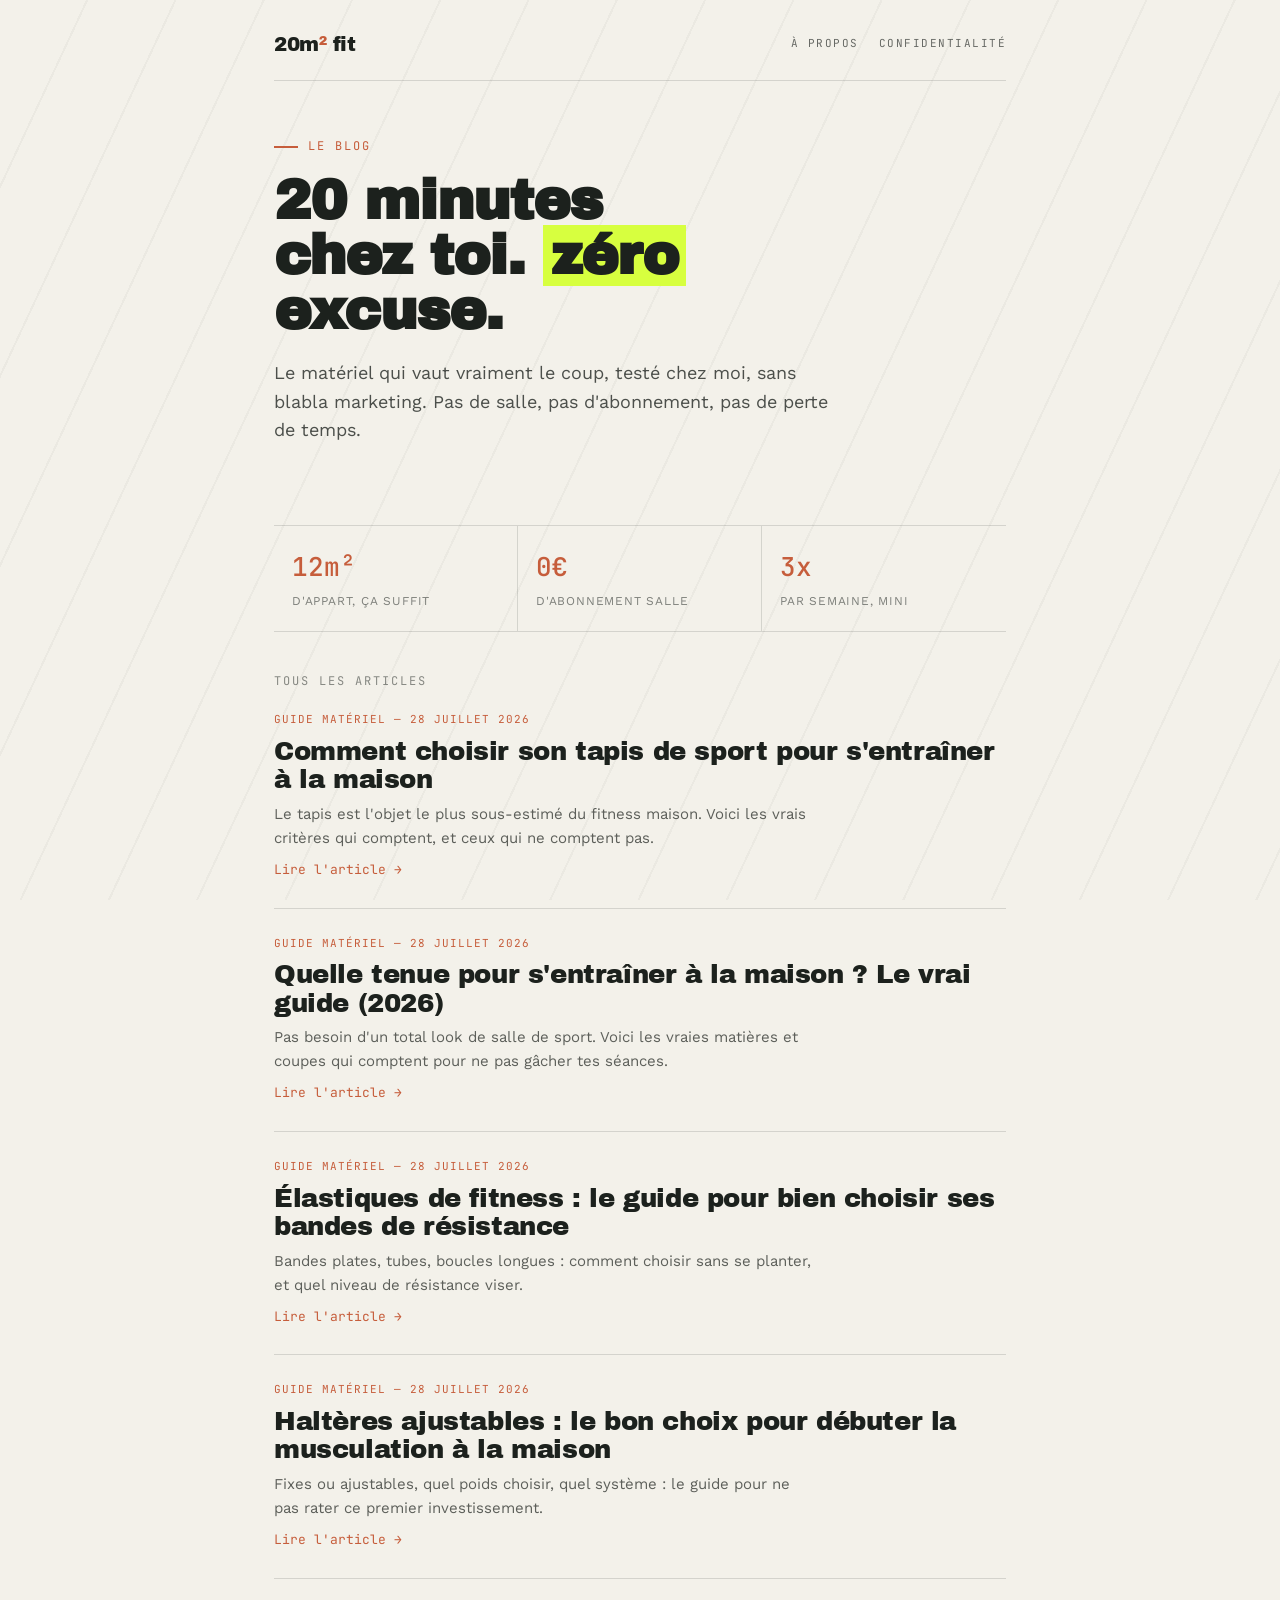
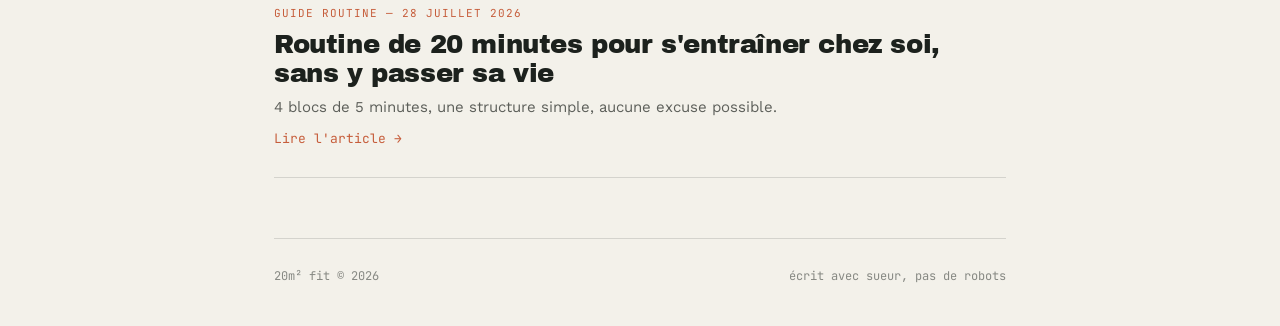
<file: index.html>
<!DOCTYPE html>
<html lang="fr">
<head>
<meta charset="UTF-8">
<meta name="viewport" content="width=device-width, initial-scale=1.0">
<title>20m² Fit — Fitness maison, sans blabla</title>
<link rel="stylesheet" href="style.css">
</head>
<body>

<div class="wrap">

  <header>
    <div class="nav">
      <div class="logo">20m<span>²</span> fit</div>
      <div class="nav-links">
        <a href="about.html">à propos</a>
        <a href="privacy.html">confidentialité</a>
      </div>
    </div>
  </header>

  <section class="hero">
    <div class="hero-eyebrow">le blog</div>
    <h1>20 minutes<br>chez toi. <em>zéro</em><br>excuse.</h1>
    <p class="hero-sub">Le matériel qui vaut vraiment le coup, testé chez moi, sans blabla marketing. Pas de salle, pas d'abonnement, pas de perte de temps.</p>
  </section>

  <div class="stats">
    <div class="stat">
      <div class="stat-num">12m²</div>
      <div class="stat-label">d'appart, ça suffit</div>
    </div>
    <div class="stat">
      <div class="stat-num">0€</div>
      <div class="stat-label">d'abonnement salle</div>
    </div>
    <div class="stat">
      <div class="stat-num">3x</div>
      <div class="stat-label">par semaine, mini</div>
    </div>
  </div>

  <div class="section-label">tous les articles</div>

  <div class="article-list">

<a href="articles/comment-choisir-son-tapis-de-sport.html" class="article-card">
      <div class="article-card-meta">Guide matériel — 28 juillet 2026</div>
      <div class="article-card-title">Comment choisir son tapis de sport pour s'entraîner à la maison</div>
      <div class="article-card-excerpt">Le tapis est l'objet le plus sous-estimé du fitness maison. Voici les vrais critères qui comptent, et ceux qui ne comptent pas.</div>
      <span class="article-card-arrow">Lire l'article →</span>
</a>

<a href="articles/tenue-de-sport-maison.html" class="article-card">
  <div class="article-card-meta">Guide matériel — 28 juillet 2026</div>
  <div class="article-card-title">Quelle tenue pour s'entraîner à la maison ? Le vrai guide (2026)</div>
  <div class="article-card-excerpt">Pas besoin d'un total look de salle de sport. Voici les vraies matières et coupes qui comptent pour ne pas gâcher tes séances.</div>
  <span class="article-card-arrow">Lire l'article →</span>
</a>

<a href="articles/elastiques-fitness.html" class="article-card">
  <div class="article-card-meta">Guide matériel — 28 juillet 2026</div>
  <div class="article-card-title">Élastiques de fitness : le guide pour bien choisir ses bandes de résistance</div>
  <div class="article-card-excerpt">Bandes plates, tubes, boucles longues : comment choisir sans se planter, et quel niveau de résistance viser.</div>
  <span class="article-card-arrow">Lire l'article →</span>
</a>

<a href="articles/halteres-ajustables.html" class="article-card">
  <div class="article-card-meta">Guide matériel — 28 juillet 2026</div>
  <div class="article-card-title">Haltères ajustables : le bon choix pour débuter la musculation à la maison</div>
  <div class="article-card-excerpt">Fixes ou ajustables, quel poids choisir, quel système : le guide pour ne pas rater ce premier investissement.</div>
  <span class="article-card-arrow">Lire l'article →</span>
</a>

<a href="articles/routine-20-minutes.html" class="article-card">
  <div class="article-card-meta">Guide routine — 28 juillet 2026</div>
  <div class="article-card-title">Routine de 20 minutes pour s'entraîner chez soi, sans y passer sa vie</div>
  <div class="article-card-excerpt">4 blocs de 5 minutes, une structure simple, aucune excuse possible.</div>
  <span class="article-card-arrow">Lire l'article →</span>
</a>
    <!-- 
      NOUVEL ARTICLE : copie le bloc <a class="article-card">...</a> ci-dessus,
      colle-le juste ici, et remplace le lien/titre/résumé.
    -->

  </div>

  <footer>
    <span>20m² fit © 2026</span>
    <span>écrit avec sueur, pas de robots</span>
  </footer>

</div>

</body>
</html>
</file>
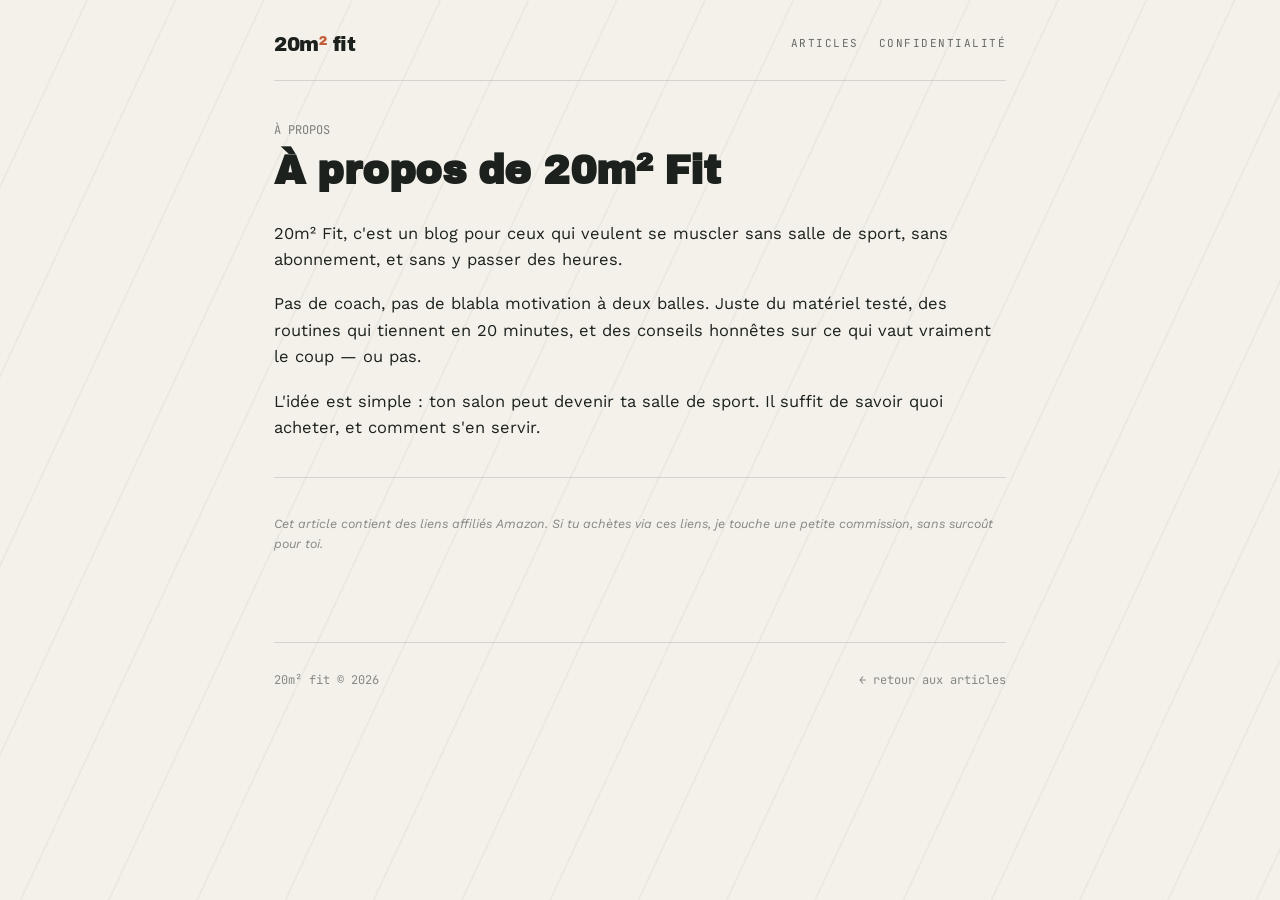
<file: about.html>
<!DOCTYPE html>
<html lang="fr">
<head>
<meta charset="UTF-8">
<meta name="viewport" content="width=device-width, initial-scale=1.0">
<title>À propos — 20m² Fit</title>
<link rel="stylesheet" href="style.css">
</head>
<body>

<div class="wrap">

  <header>
    <div class="nav">
      <div class="logo"><a href="index.html">20m<span>²</span> fit</a></div>
      <div class="nav-links">
        <a href="index.html">articles</a>
        <a href="privacy.html">confidentialité</a>
      </div>
    </div>
  </header>

  <article>
    <div class="article-meta">À PROPOS</div>
    <h1 class="article-title">À propos de 20m² Fit</h1>

    <p>20m² Fit, c'est un blog pour ceux qui veulent se muscler sans salle de sport, sans abonnement, et sans y passer des heures.</p>

    <p>Pas de coach, pas de blabla motivation à deux balles. Juste du matériel testé, des routines qui tiennent en 20 minutes, et des conseils honnêtes sur ce qui vaut vraiment le coup — ou pas.</p>

    <p>L'idée est simple : ton salon peut devenir ta salle de sport. Il suffit de savoir quoi acheter, et comment s'en servir.</p>

    <hr>

    <p class="disclosure">Cet article contient des liens affiliés Amazon. Si tu achètes via ces liens, je touche une petite commission, sans surcoût pour toi.</p>
  </article>

  <footer>
    <span>20m² fit © 2026</span>
    <a href="index.html">← retour aux articles</a>
  </footer>

</div>

</body>
</html>
</file>
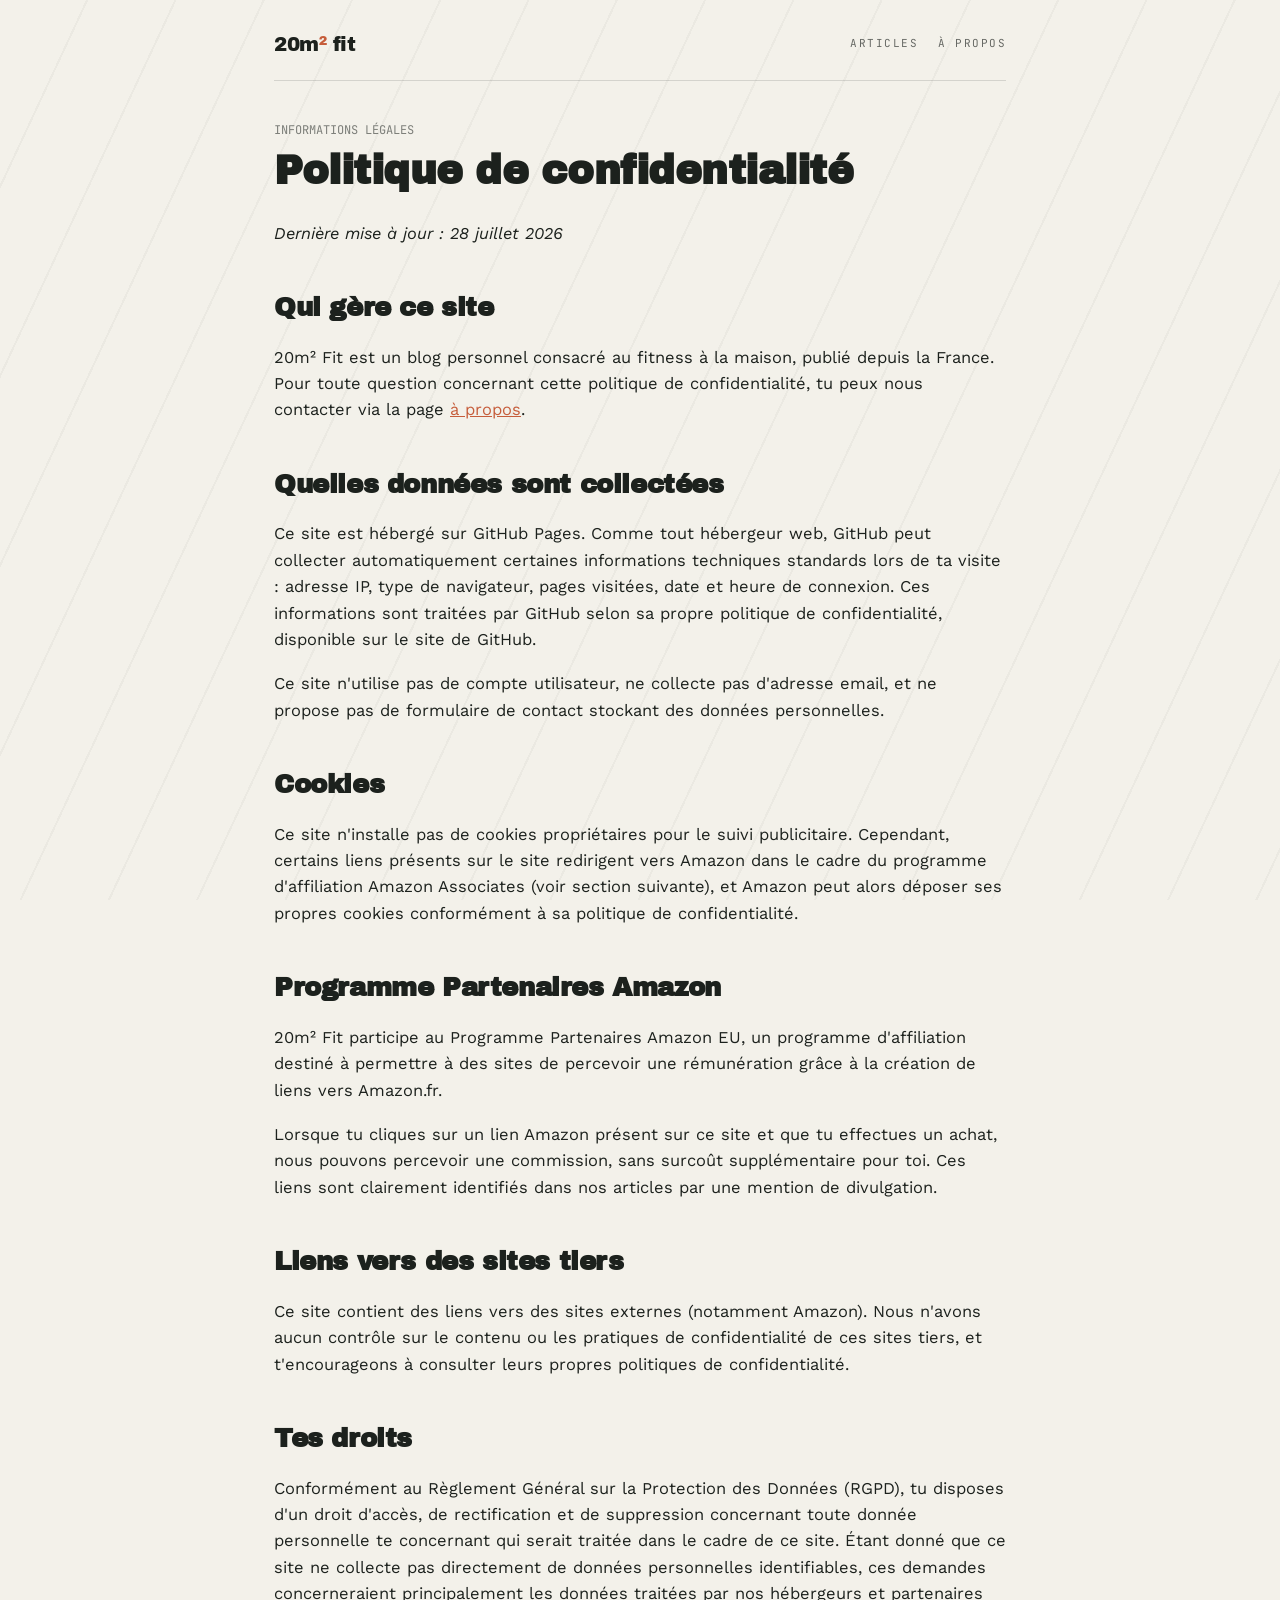
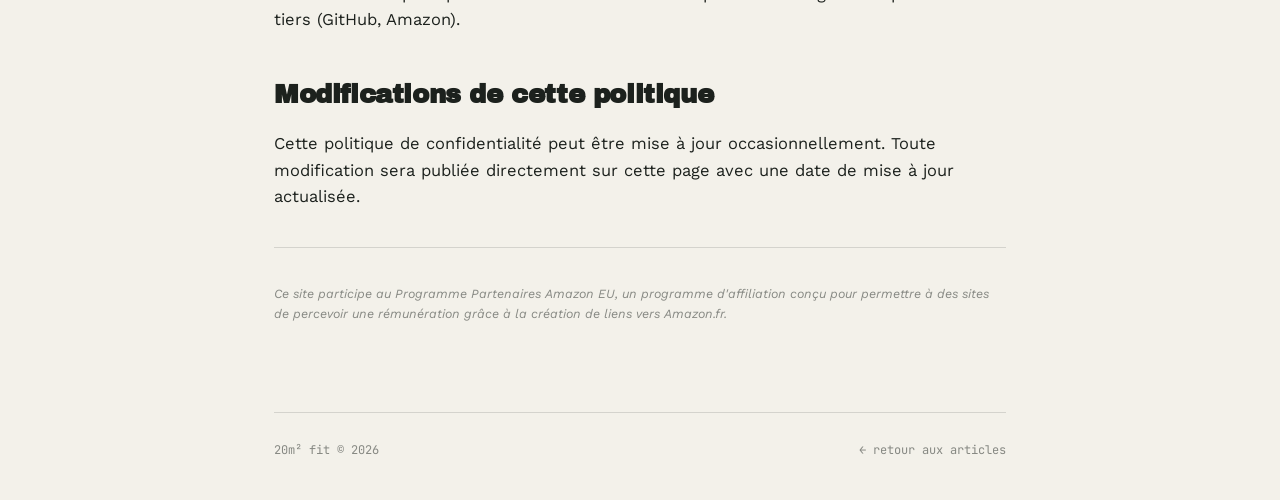
<file: privacy.html>
<!DOCTYPE html>
<html lang="fr">
<head>
<meta charset="UTF-8">
<meta name="viewport" content="width=device-width, initial-scale=1.0">
<title>Politique de confidentialité — 20m² Fit</title>
<link rel="stylesheet" href="style.css">
</head>
<body>

<div class="wrap">

  <header>
    <div class="nav">
      <div class="logo"><a href="index.html">20m<span>²</span> fit</a></div>
      <div class="nav-links">
        <a href="index.html">articles</a>
        <a href="about.html">à propos</a>
      </div>
    </div>
  </header>

  <article>
    <div class="article-meta">INFORMATIONS LÉGALES</div>
    <h1 class="article-title">Politique de confidentialité</h1>

    <p><em>Dernière mise à jour : 28 juillet 2026</em></p>

    <h2>Qui gère ce site</h2>
    <p>20m² Fit est un blog personnel consacré au fitness à la maison, publié depuis la France. Pour toute question concernant cette politique de confidentialité, tu peux nous contacter via la page <a href="about.html" style="color: var(--clay); text-decoration: underline;">à propos</a>.</p>

    <h2>Quelles données sont collectées</h2>
    <p>Ce site est hébergé sur GitHub Pages. Comme tout hébergeur web, GitHub peut collecter automatiquement certaines informations techniques standards lors de ta visite : adresse IP, type de navigateur, pages visitées, date et heure de connexion. Ces informations sont traitées par GitHub selon sa propre politique de confidentialité, disponible sur le site de GitHub.</p>
    <p>Ce site n'utilise pas de compte utilisateur, ne collecte pas d'adresse email, et ne propose pas de formulaire de contact stockant des données personnelles.</p>

    <h2>Cookies</h2>
    <p>Ce site n'installe pas de cookies propriétaires pour le suivi publicitaire. Cependant, certains liens présents sur le site redirigent vers Amazon dans le cadre du programme d'affiliation Amazon Associates (voir section suivante), et Amazon peut alors déposer ses propres cookies conformément à sa politique de confidentialité.</p>

    <h2>Programme Partenaires Amazon</h2>
    <p>20m² Fit participe au Programme Partenaires Amazon EU, un programme d'affiliation destiné à permettre à des sites de percevoir une rémunération grâce à la création de liens vers Amazon.fr.</p>
    <p>Lorsque tu cliques sur un lien Amazon présent sur ce site et que tu effectues un achat, nous pouvons percevoir une commission, sans surcoût supplémentaire pour toi. Ces liens sont clairement identifiés dans nos articles par une mention de divulgation.</p>

    <h2>Liens vers des sites tiers</h2>
    <p>Ce site contient des liens vers des sites externes (notamment Amazon). Nous n'avons aucun contrôle sur le contenu ou les pratiques de confidentialité de ces sites tiers, et t'encourageons à consulter leurs propres politiques de confidentialité.</p>

    <h2>Tes droits</h2>
    <p>Conformément au Règlement Général sur la Protection des Données (RGPD), tu disposes d'un droit d'accès, de rectification et de suppression concernant toute donnée personnelle te concernant qui serait traitée dans le cadre de ce site. Étant donné que ce site ne collecte pas directement de données personnelles identifiables, ces demandes concerneraient principalement les données traitées par nos hébergeurs et partenaires tiers (GitHub, Amazon).</p>

    <h2>Modifications de cette politique</h2>
    <p>Cette politique de confidentialité peut être mise à jour occasionnellement. Toute modification sera publiée directement sur cette page avec une date de mise à jour actualisée.</p>

    <hr>

    <p class="disclosure">Ce site participe au Programme Partenaires Amazon EU, un programme d'affiliation conçu pour permettre à des sites de percevoir une rémunération grâce à la création de liens vers Amazon.fr.</p>
  </article>

  <footer>
    <span>20m² fit © 2026</span>
    <a href="index.html">← retour aux articles</a>
  </footer>

</div>

</body>
</html>
</file>
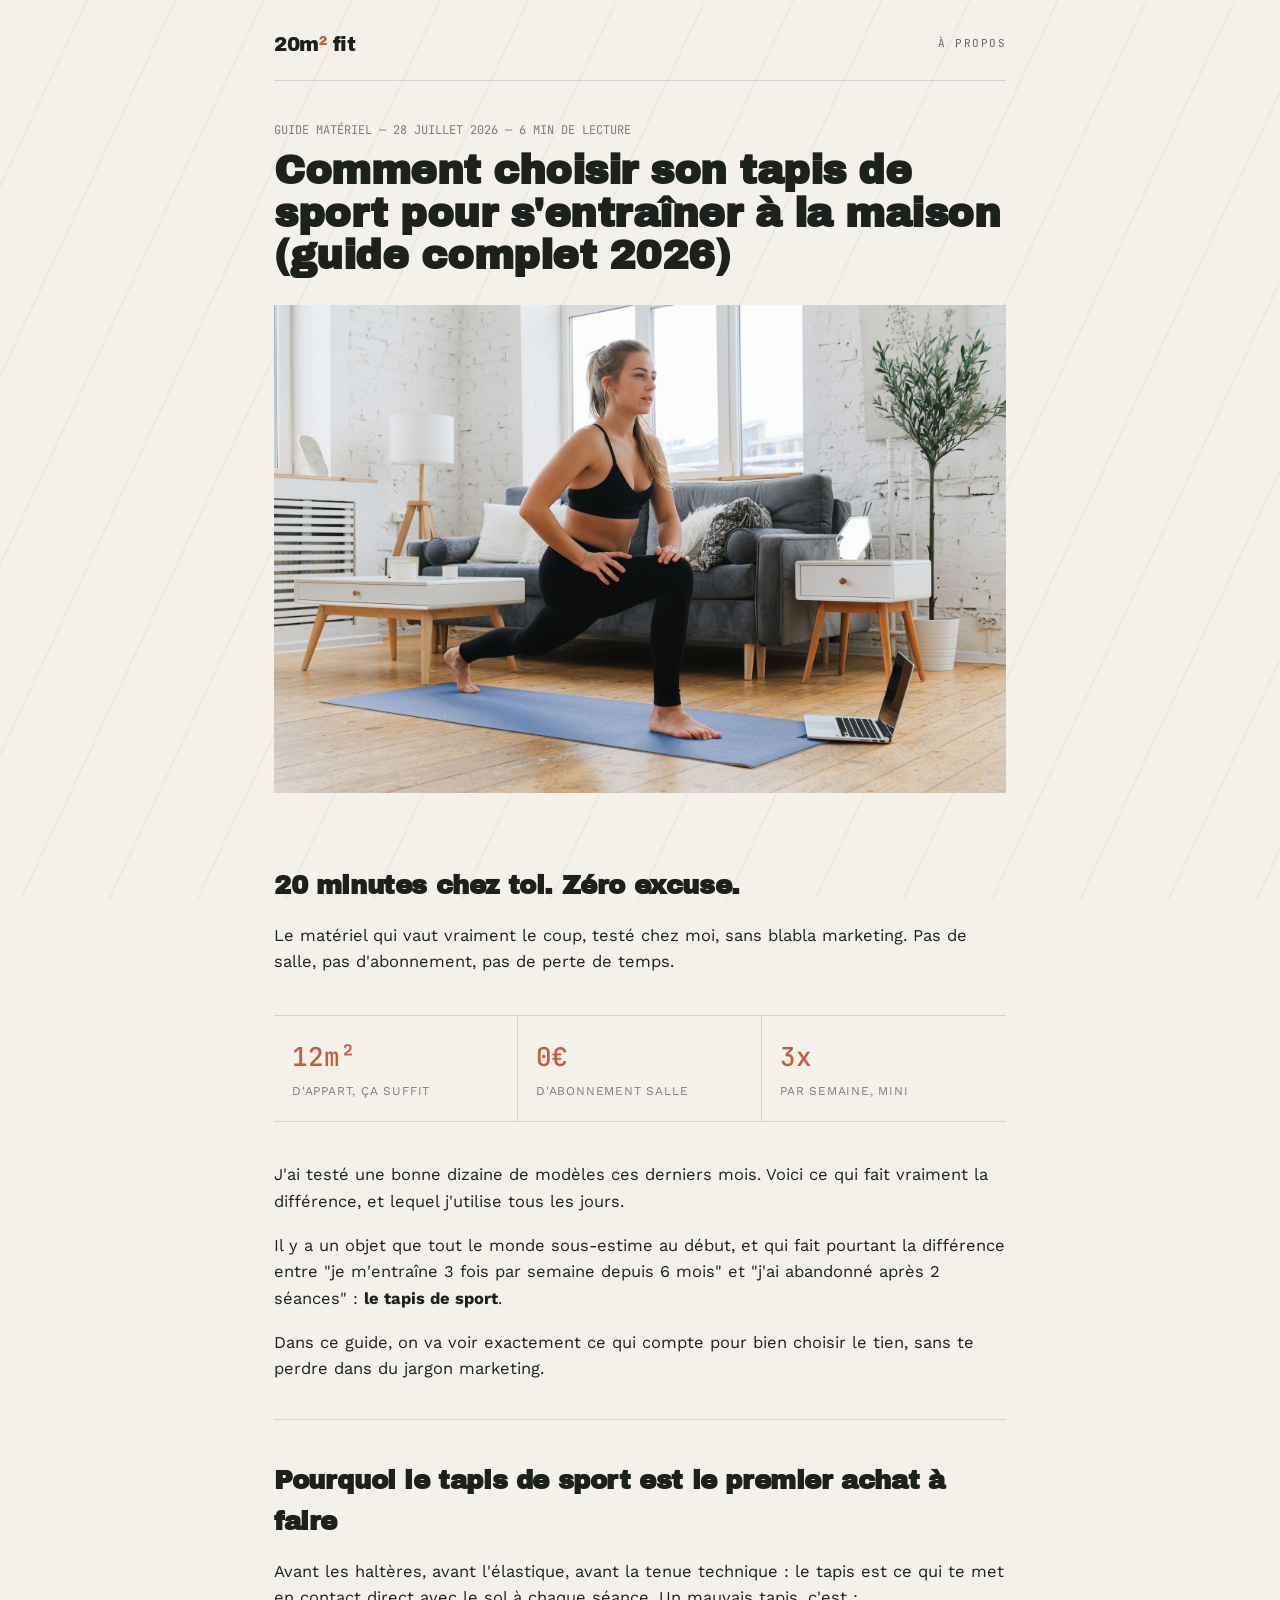
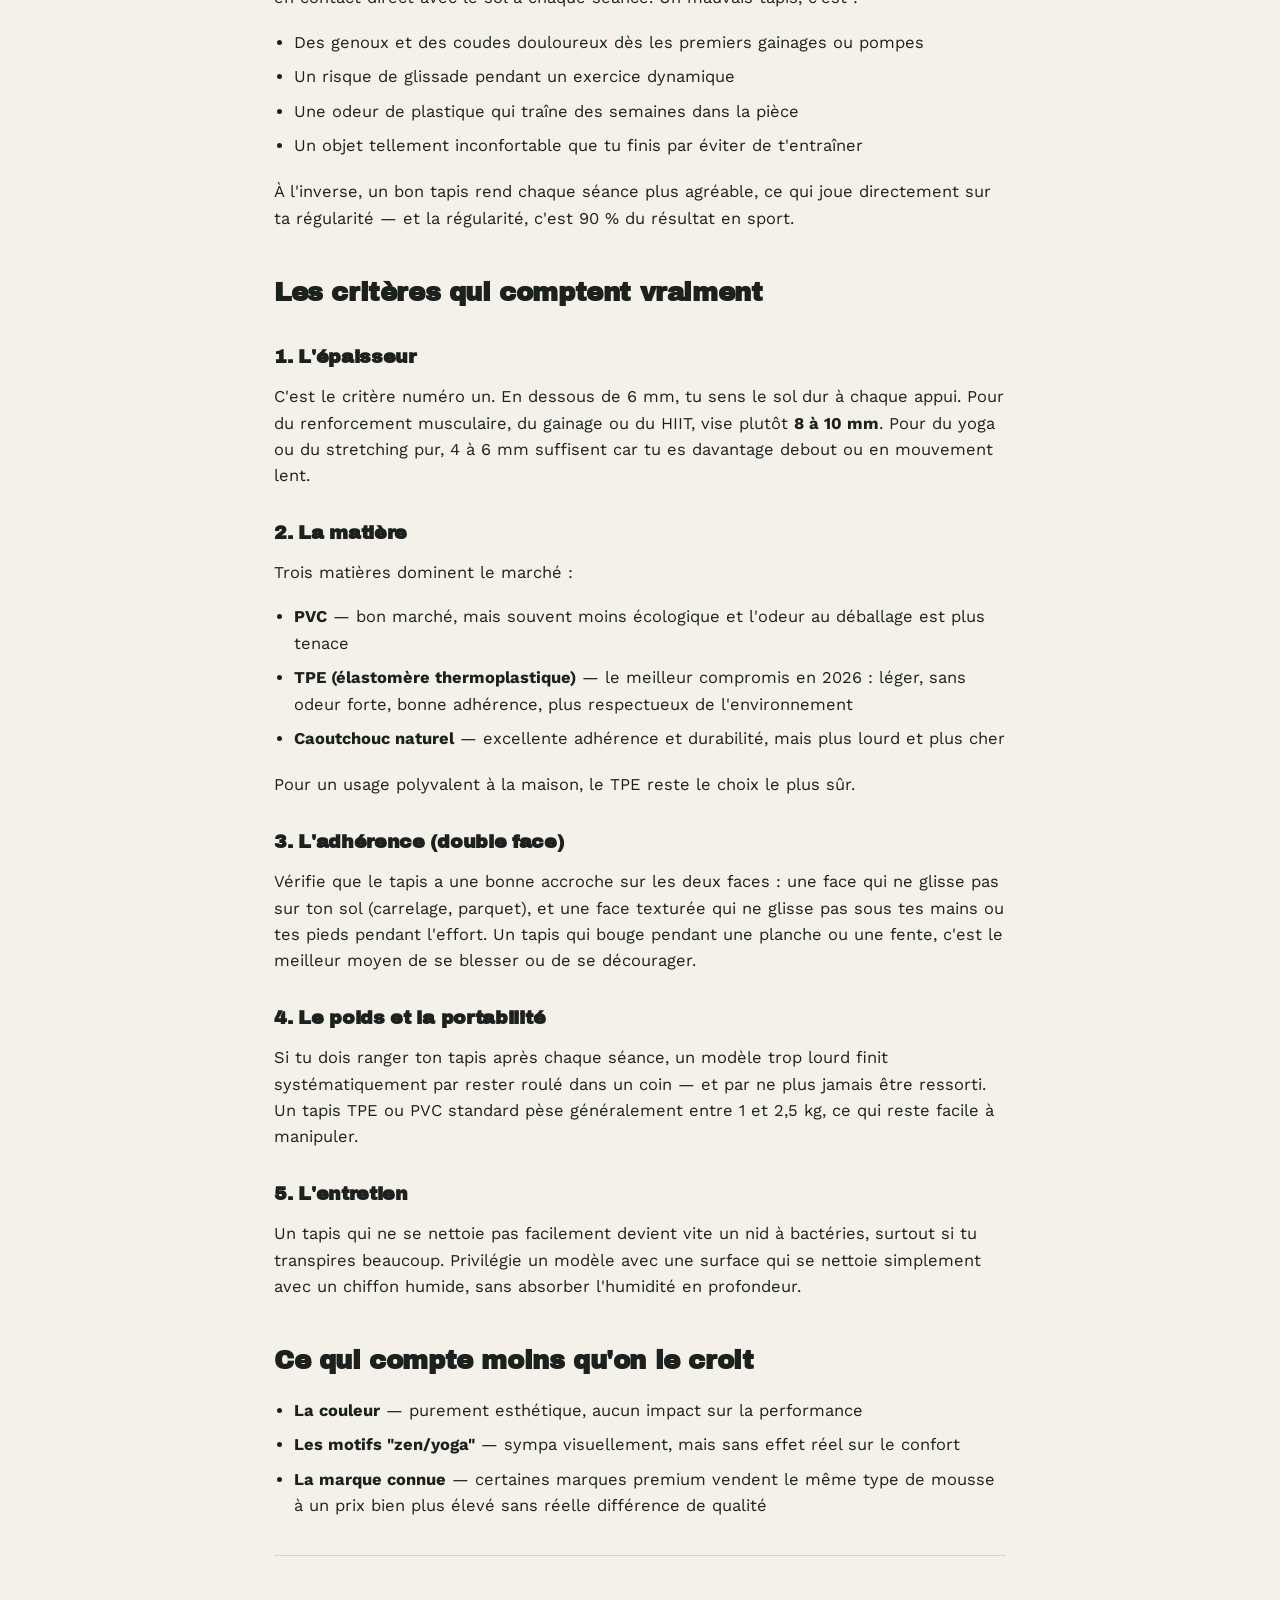
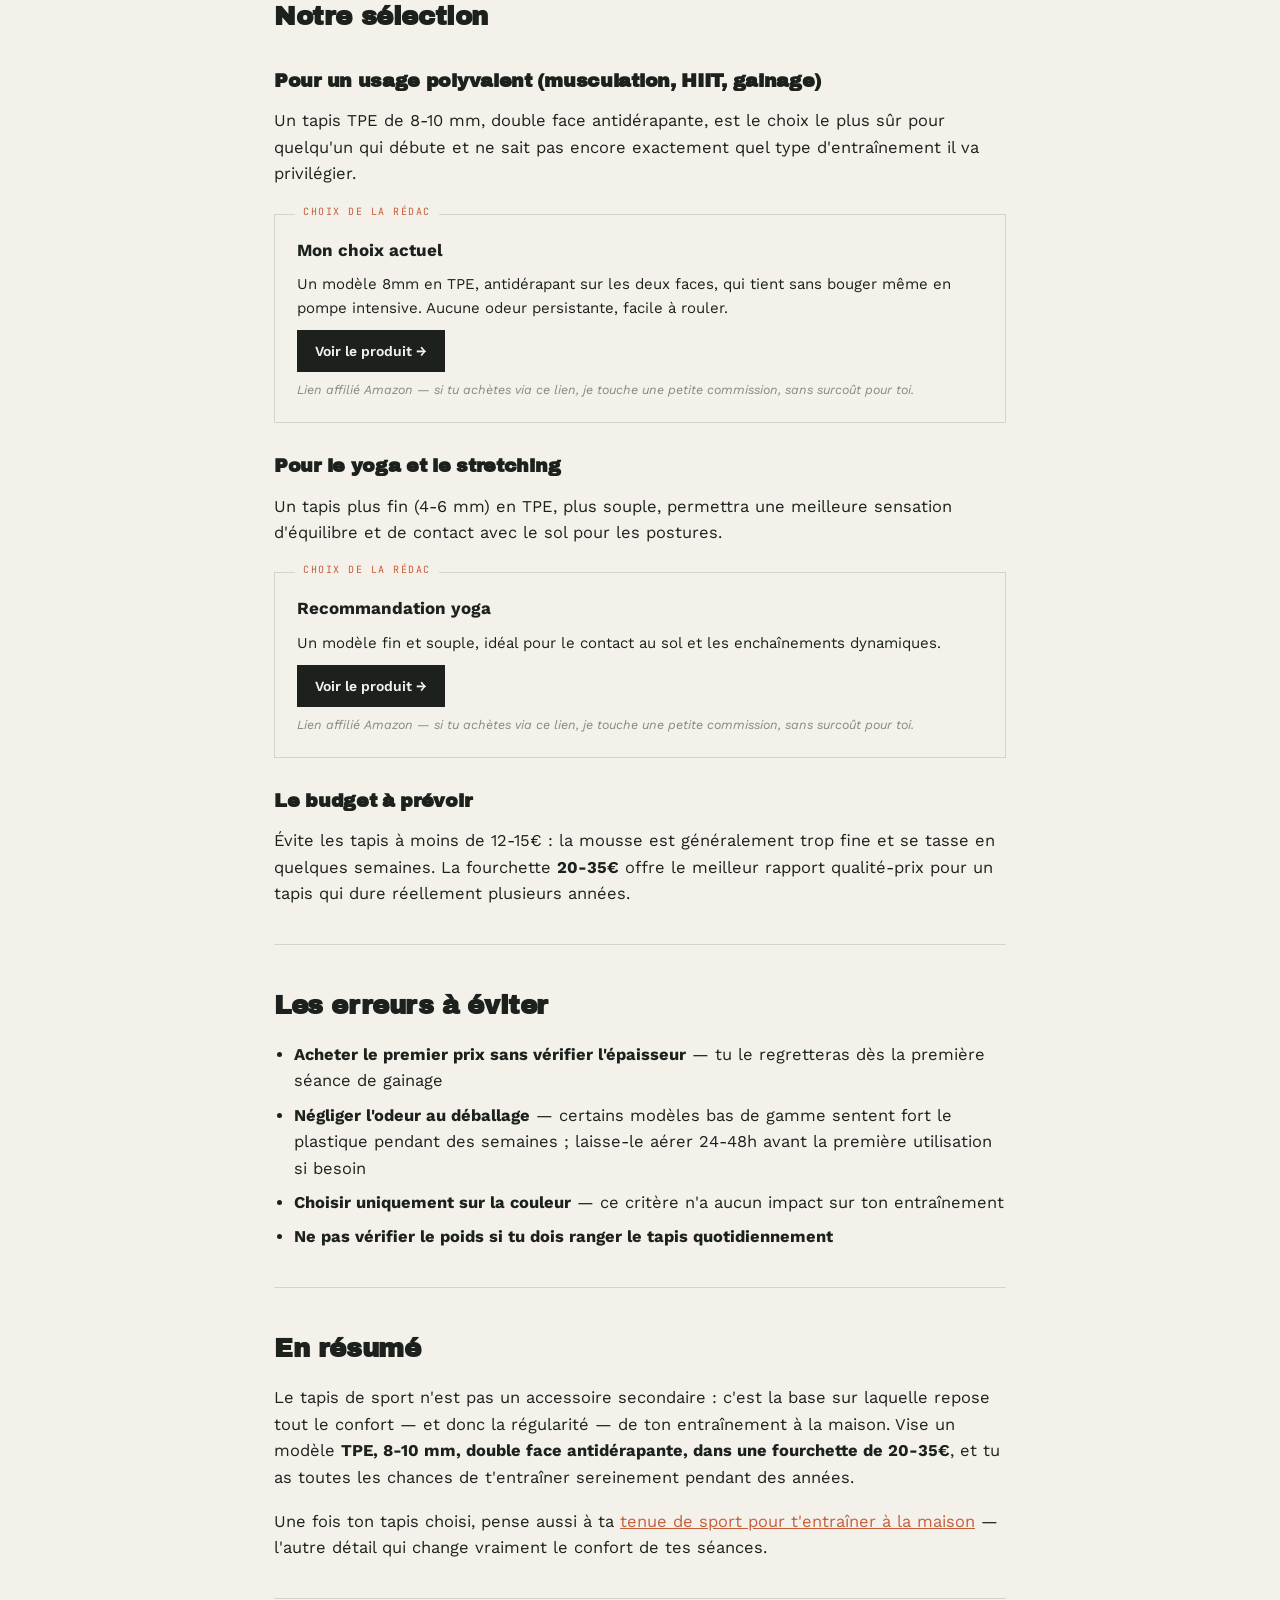
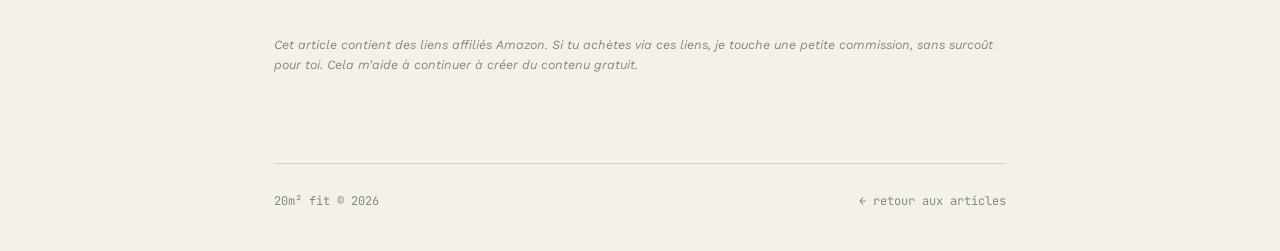
<file: articles/comment-choisir-son-tapis-de-sport.html>
<!DOCTYPE html>
<html lang="fr">
<head>
<meta charset="UTF-8">
<meta name="viewport" content="width=device-width, initial-scale=1.0">
<title>Comment choisir son tapis de sport pour s'entraîner à la maison — 20m² Fit</title>
<link rel="stylesheet" href="../style.css">
</head>
<body>

<div class="wrap">

  <header>
    <div class="nav">
      <div class="logo"><a href="../index.html">20m<span>²</span> fit</a></div>
      <div class="nav-links">
        <a href="../about.html">à propos</a>
      </div>
    </div>
  </header>

  <article>
    <div class="article-meta">GUIDE MATÉRIEL — 28 JUILLET 2026 — 6 MIN DE LECTURE</div>
    <h1 class="article-title">Comment choisir son tapis de sport pour s'entraîner à la maison (guide complet 2026)</h1>

    <img src="../images/tapis-de-sport.jpg" alt="Tapis de sport déroulé dans un salon, prêt pour une séance à la maison" style="width:100%; height:auto; margin-bottom:24px;">

    <h2>20 minutes chez toi. Zéro excuse.</h2>
    <p>Le matériel qui vaut vraiment le coup, testé chez moi, sans blabla marketing. Pas de salle, pas d'abonnement, pas de perte de temps.</p>

    <div class="stats">
      <div class="stat">
        <div class="stat-num">12m²</div>
        <div class="stat-label">d'appart, ça suffit</div>
      </div>
      <div class="stat">
        <div class="stat-num">0€</div>
        <div class="stat-label">d'abonnement salle</div>
      </div>
      <div class="stat">
        <div class="stat-num">3x</div>
        <div class="stat-label">par semaine, mini</div>
      </div>
    </div>

    <p>J'ai testé une bonne dizaine de modèles ces derniers mois. Voici ce qui fait vraiment la différence, et lequel j'utilise tous les jours.</p>

    <p>Il y a un objet que tout le monde sous-estime au début, et qui fait pourtant la différence entre "je m'entraîne 3 fois par semaine depuis 6 mois" et "j'ai abandonné après 2 séances" : <strong>le tapis de sport</strong>.</p>

    <p>Dans ce guide, on va voir exactement ce qui compte pour bien choisir le tien, sans te perdre dans du jargon marketing.</p>

    <hr>

    <h2>Pourquoi le tapis de sport est le premier achat à faire</h2>
    <p>Avant les haltères, avant l'élastique, avant la tenue technique : le tapis est ce qui te met en contact direct avec le sol à chaque séance. Un mauvais tapis, c'est :</p>
    <ul>
      <li>Des genoux et des coudes douloureux dès les premiers gainages ou pompes</li>
      <li>Un risque de glissade pendant un exercice dynamique</li>
      <li>Une odeur de plastique qui traîne des semaines dans la pièce</li>
      <li>Un objet tellement inconfortable que tu finis par éviter de t'entraîner</li>
    </ul>
    <p>À l'inverse, un bon tapis rend chaque séance plus agréable, ce qui joue directement sur ta régularité — et la régularité, c'est 90 % du résultat en sport.</p>

    <h2>Les critères qui comptent vraiment</h2>

    <h3>1. L'épaisseur</h3>
    <p>C'est le critère numéro un. En dessous de 6 mm, tu sens le sol dur à chaque appui. Pour du renforcement musculaire, du gainage ou du HIIT, vise plutôt <strong>8 à 10 mm</strong>. Pour du yoga ou du stretching pur, 4 à 6 mm suffisent car tu es davantage debout ou en mouvement lent.</p>

    <h3>2. La matière</h3>
    <p>Trois matières dominent le marché :</p>
    <ul>
      <li><strong>PVC</strong> — bon marché, mais souvent moins écologique et l'odeur au déballage est plus tenace</li>
      <li><strong>TPE (élastomère thermoplastique)</strong> — le meilleur compromis en 2026 : léger, sans odeur forte, bonne adhérence, plus respectueux de l'environnement</li>
      <li><strong>Caoutchouc naturel</strong> — excellente adhérence et durabilité, mais plus lourd et plus cher</li>
    </ul>
    <p>Pour un usage polyvalent à la maison, le TPE reste le choix le plus sûr.</p>

    <h3>3. L'adhérence (double face)</h3>
    <p>Vérifie que le tapis a une bonne accroche sur les deux faces : une face qui ne glisse pas sur ton sol (carrelage, parquet), et une face texturée qui ne glisse pas sous tes mains ou tes pieds pendant l'effort. Un tapis qui bouge pendant une planche ou une fente, c'est le meilleur moyen de se blesser ou de se décourager.</p>

    <h3>4. Le poids et la portabilité</h3>
    <p>Si tu dois ranger ton tapis après chaque séance, un modèle trop lourd finit systématiquement par rester roulé dans un coin — et par ne plus jamais être ressorti. Un tapis TPE ou PVC standard pèse généralement entre 1 et 2,5 kg, ce qui reste facile à manipuler.</p>

    <h3>5. L'entretien</h3>
    <p>Un tapis qui ne se nettoie pas facilement devient vite un nid à bactéries, surtout si tu transpires beaucoup. Privilégie un modèle avec une surface qui se nettoie simplement avec un chiffon humide, sans absorber l'humidité en profondeur.</p>

    <h2>Ce qui compte moins qu'on le croit</h2>
    <ul>
      <li><strong>La couleur</strong> — purement esthétique, aucun impact sur la performance</li>
      <li><strong>Les motifs "zen/yoga"</strong> — sympa visuellement, mais sans effet réel sur le confort</li>
      <li><strong>La marque connue</strong> — certaines marques premium vendent le même type de mousse à un prix bien plus élevé sans réelle différence de qualité</li>
    </ul>

    <hr>

    <h2>Notre sélection</h2>

    <h3>Pour un usage polyvalent (musculation, HIIT, gainage)</h3>
    <p>Un tapis TPE de 8-10 mm, double face antidérapante, est le choix le plus sûr pour quelqu'un qui débute et ne sait pas encore exactement quel type d'entraînement il va privilégier.</p>

    <div class="pick">
      <div class="pick-name">Mon choix actuel</div>
      <p style="margin-bottom:0; font-size:15px;">Un modèle 8mm en TPE, antidérapant sur les deux faces, qui tient sans bouger même en pompe intensive. Aucune odeur persistante, facile à rouler.</p>
      <a href="https://www.amazon.fr/CAMBIVO-Tapis-Yoga-Epais-8mm/dp/B08SLN7H16?linkCode=ll2&tag=20m2fit-21&linkId=3e9f88da4a2489f6d92cc65ecbb87727&ref_=as_li_ss_tl" class="pick-link">Voir le produit →</a>
      <div class="disclosure">Lien affilié Amazon — si tu achètes via ce lien, je touche une petite commission, sans surcoût pour toi.</div>
    </div>

    <h3>Pour le yoga et le stretching</h3>
    <p>Un tapis plus fin (4-6 mm) en TPE, plus souple, permettra une meilleure sensation d'équilibre et de contact avec le sol pour les postures.</p>

    <div class="pick">
      <div class="pick-name">Recommandation yoga</div>
      <p style="margin-bottom:0; font-size:15px;">Un modèle fin et souple, idéal pour le contact au sol et les enchaînements dynamiques.</p>
      <a href="https://www.amazon.fr/Good-Nite-Tapis-yoga-dentra%C3%AEnement/dp/B0D7Z2YKCM?__mk_fr_FR=%C3%85M%C3%85%C5%BD%C3%95%C3%91&crid=2ST337IDVJW6C&dib=eyJ2IjoiMSJ9.[base64].6OOiAlJl7RlrddSh5c0RZ5oDhu1bzs_Yc6HZvHmGliw&dib_tag=se&keywords=tapis%2Bde%2Bsport%2B4-6%2Bmm%2Btpe&qid=1785361024&s=specialty-aps&sprefix=tapis%2Bde%2Bsport%2B4-6%2Bmm%2Btpe%2Cspecialty-aps%2C123&sr=8-1&th=1&linkCode=ll2&tag=20m2fit-21&linkId=05dd73f6649beab31563be604ce8ce61&ref_=as_li_ss_tl" class="pick-link">Voir le produit →</a>
      <div class="disclosure">Lien affilié Amazon — si tu achètes via ce lien, je touche une petite commission, sans surcoût pour toi.</div>
    </div>

    <h3>Le budget à prévoir</h3>
    <p>Évite les tapis à moins de 12-15€ : la mousse est généralement trop fine et se tasse en quelques semaines. La fourchette <strong>20-35€</strong> offre le meilleur rapport qualité-prix pour un tapis qui dure réellement plusieurs années.</p>

    <hr>

    <h2>Les erreurs à éviter</h2>
    <ul>
      <li><strong>Acheter le premier prix sans vérifier l'épaisseur</strong> — tu le regretteras dès la première séance de gainage</li>
      <li><strong>Négliger l'odeur au déballage</strong> — certains modèles bas de gamme sentent fort le plastique pendant des semaines ; laisse-le aérer 24-48h avant la première utilisation si besoin</li>
      <li><strong>Choisir uniquement sur la couleur</strong> — ce critère n'a aucun impact sur ton entraînement</li>
      <li><strong>Ne pas vérifier le poids si tu dois ranger le tapis quotidiennement</strong></li>
    </ul>

    <hr>

    <h2>En résumé</h2>
    <p>Le tapis de sport n'est pas un accessoire secondaire : c'est la base sur laquelle repose tout le confort — et donc la régularité — de ton entraînement à la maison. Vise un modèle <strong>TPE, 8-10 mm, double face antidérapante, dans une fourchette de 20-35€</strong>, et tu as toutes les chances de t'entraîner sereinement pendant des années.</p>
    <p>Une fois ton tapis choisi, pense aussi à ta <a href="tenue-de-sport-maison.html" style="color: var(--clay); text-decoration: underline;">tenue de sport pour t'entraîner à la maison</a> — l'autre détail qui change vraiment le confort de tes séances.</p>

    <hr>

    <p class="disclosure">Cet article contient des liens affiliés Amazon. Si tu achètes via ces liens, je touche une petite commission, sans surcoût pour toi. Cela m'aide à continuer à créer du contenu gratuit.</p>
  </article>

  <footer>
    <span>20m² fit © 2026</span>
    <a href="../index.html">← retour aux articles</a>
  </footer>

</div>

</body>
</html>
</file>
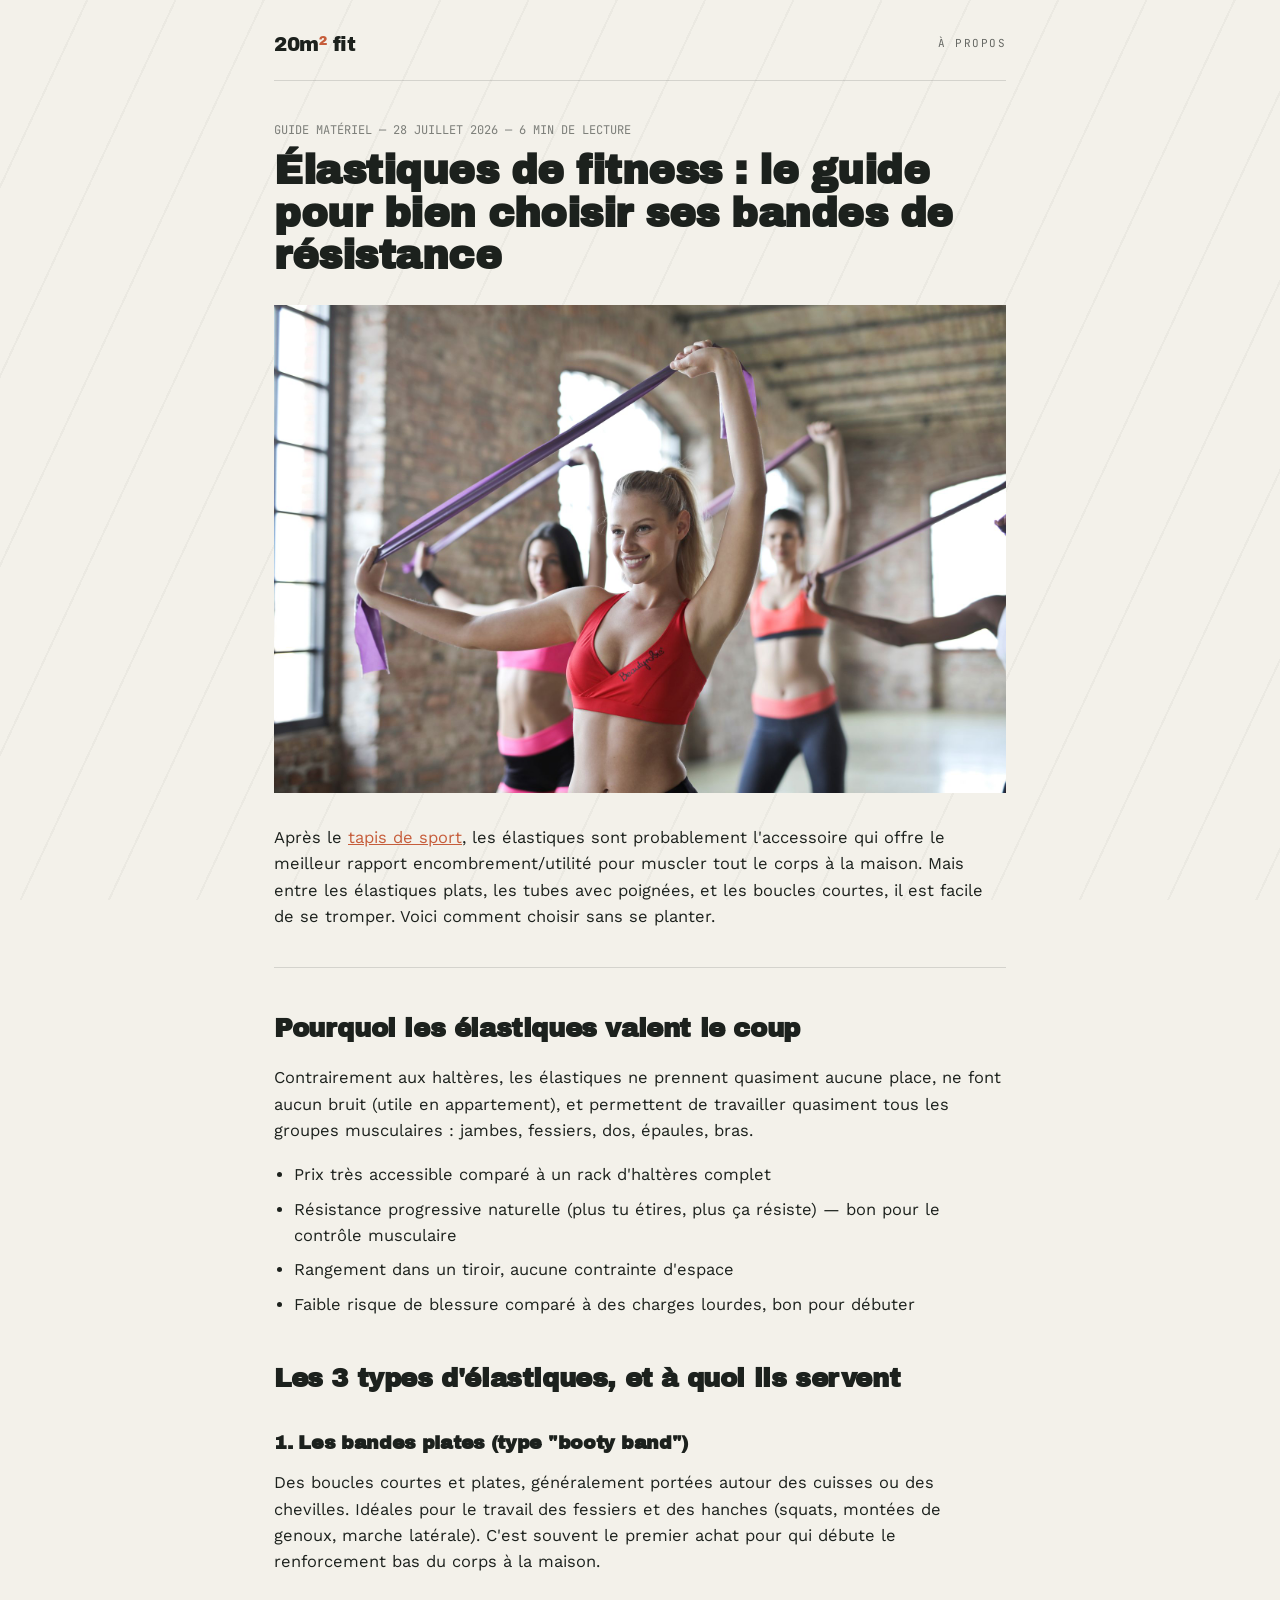
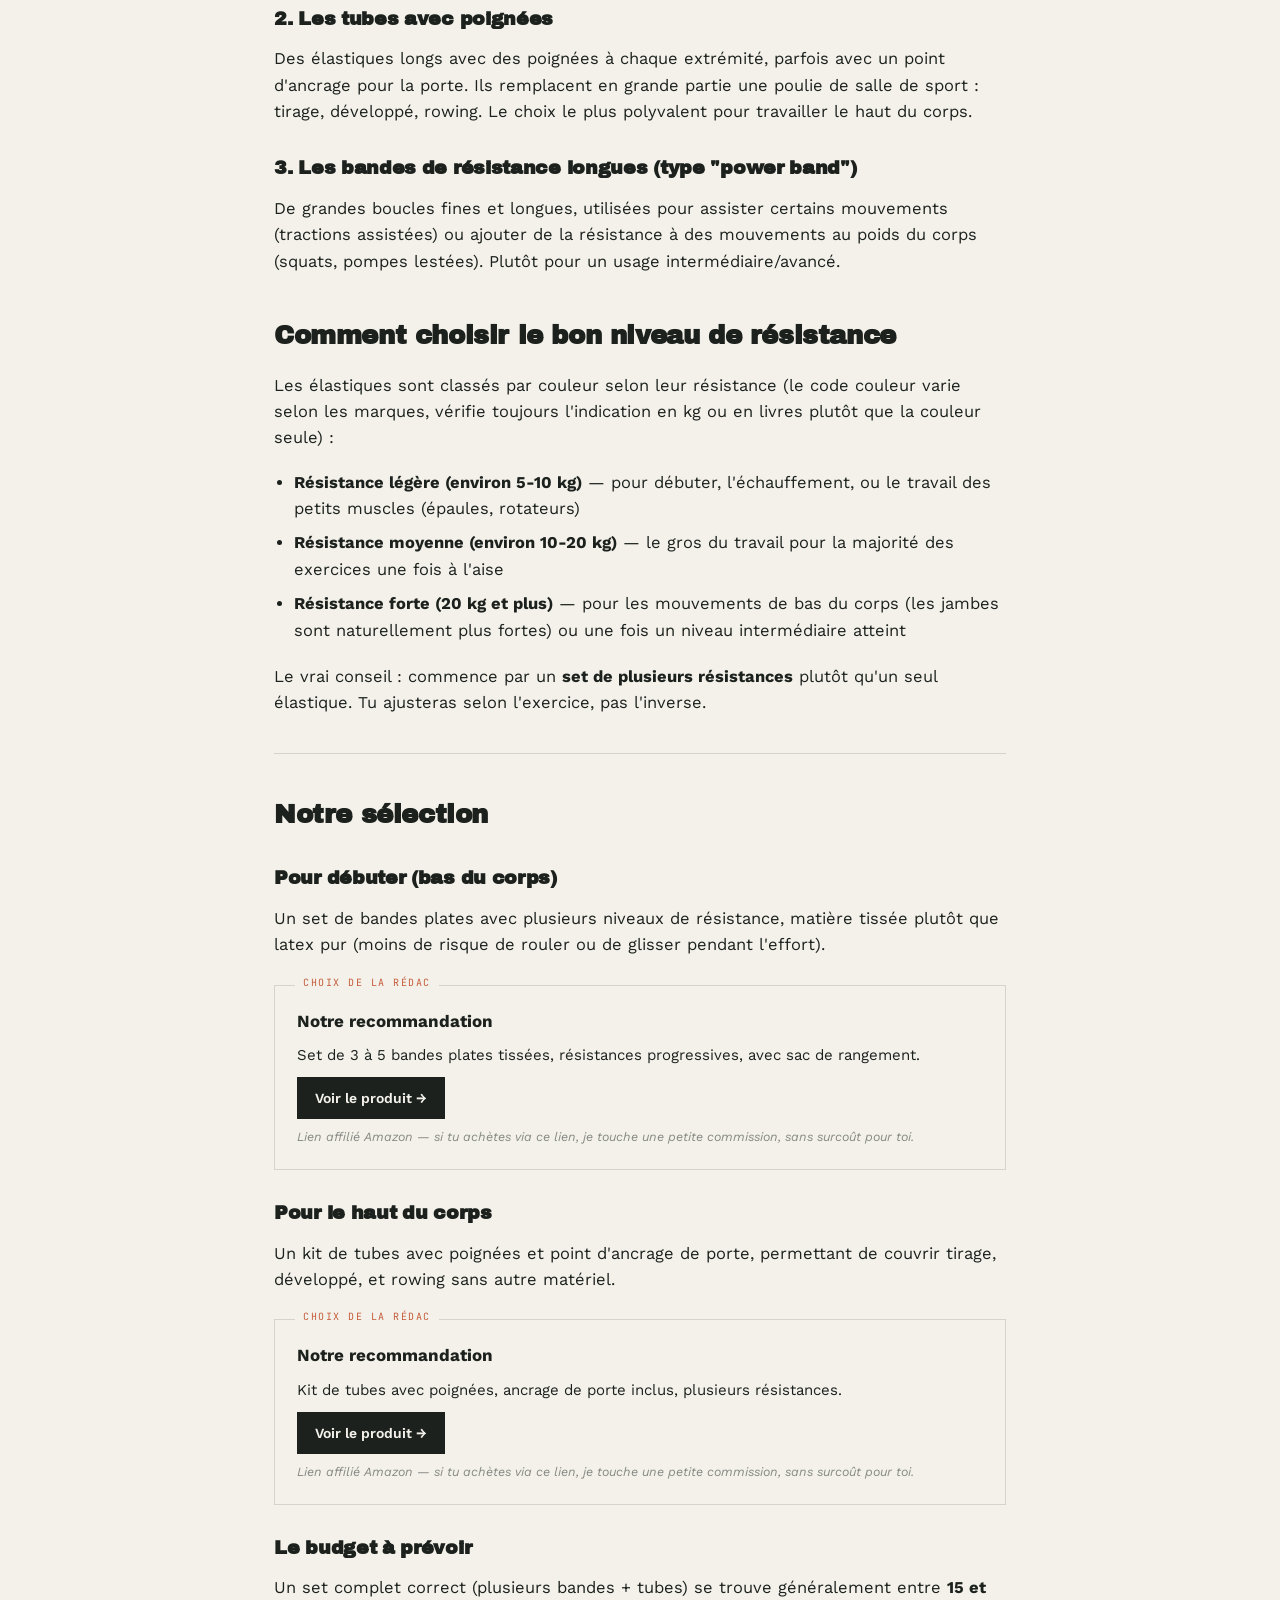
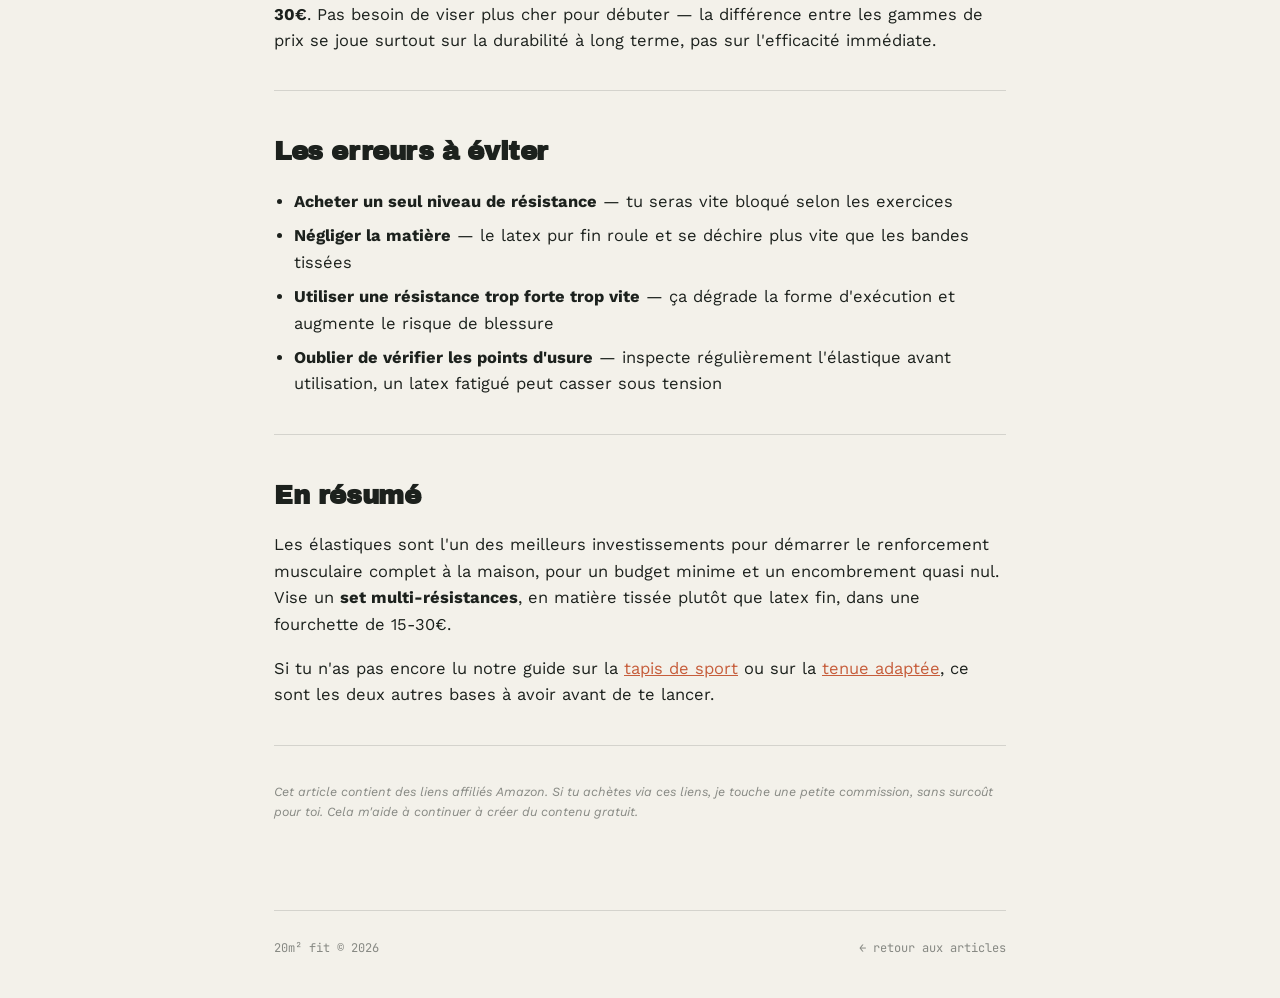
<file: articles/elastiques-fitness.html>
<!DOCTYPE html>
<html lang="fr">
<head>
<meta charset="UTF-8">
<meta name="viewport" content="width=device-width, initial-scale=1.0">
<title>Élastiques de fitness : le guide pour bien choisir ses bandes de résistance — 20m² Fit</title>
<meta name="description" content="Élastiques plats, tubes, boucles : quelle bande de résistance choisir pour s'entraîner à la maison ? Guide complet sans blabla marketing.">
<link rel="stylesheet" href="../style.css">
</head>
<body>

<div class="wrap">

  <header>
    <div class="nav">
      <div class="logo"><a href="../index.html">20m<span>²</span> fit</a></div>
      <div class="nav-links">
        <a href="../about.html">à propos</a>
      </div>
    </div>
  </header>

  <article>
    <div class="article-meta">GUIDE MATÉRIEL — 28 JUILLET 2026 — 6 MIN DE LECTURE</div>
    <h1 class="article-title">Élastiques de fitness : le guide pour bien choisir ses bandes de résistance</h1>

    <img src="../images/elastiques-fitness.jpg" alt="Bandes de résistance élastiques de différentes couleurs posées sur un tapis de sport" style="width:100%; height:auto; margin-bottom:24px;">

    <p>Après le <a href="comment-choisir-son-tapis-de-sport.html" style="color: var(--clay); text-decoration: underline;">tapis de sport</a>, les élastiques sont probablement l'accessoire qui offre le meilleur rapport encombrement/utilité pour muscler tout le corps à la maison. Mais entre les élastiques plats, les tubes avec poignées, et les boucles courtes, il est facile de se tromper. Voici comment choisir sans se planter.</p>

    <hr>

    <h2>Pourquoi les élastiques valent le coup</h2>
    <p>Contrairement aux haltères, les élastiques ne prennent quasiment aucune place, ne font aucun bruit (utile en appartement), et permettent de travailler quasiment tous les groupes musculaires : jambes, fessiers, dos, épaules, bras.</p>
    <ul>
      <li>Prix très accessible comparé à un rack d'haltères complet</li>
      <li>Résistance progressive naturelle (plus tu étires, plus ça résiste) — bon pour le contrôle musculaire</li>
      <li>Rangement dans un tiroir, aucune contrainte d'espace</li>
      <li>Faible risque de blessure comparé à des charges lourdes, bon pour débuter</li>
    </ul>

    <h2>Les 3 types d'élastiques, et à quoi ils servent</h2>

    <h3>1. Les bandes plates (type "booty band")</h3>
    <p>Des boucles courtes et plates, généralement portées autour des cuisses ou des chevilles. Idéales pour le travail des fessiers et des hanches (squats, montées de genoux, marche latérale). C'est souvent le premier achat pour qui débute le renforcement bas du corps à la maison.</p>

    <h3>2. Les tubes avec poignées</h3>
    <p>Des élastiques longs avec des poignées à chaque extrémité, parfois avec un point d'ancrage pour la porte. Ils remplacent en grande partie une poulie de salle de sport : tirage, développé, rowing. Le choix le plus polyvalent pour travailler le haut du corps.</p>

    <h3>3. Les bandes de résistance longues (type "power band")</h3>
    <p>De grandes boucles fines et longues, utilisées pour assister certains mouvements (tractions assistées) ou ajouter de la résistance à des mouvements au poids du corps (squats, pompes lestées). Plutôt pour un usage intermédiaire/avancé.</p>

    <h2>Comment choisir le bon niveau de résistance</h2>
    <p>Les élastiques sont classés par couleur selon leur résistance (le code couleur varie selon les marques, vérifie toujours l'indication en kg ou en livres plutôt que la couleur seule) :</p>
    <ul>
      <li><strong>Résistance légère (environ 5-10 kg)</strong> — pour débuter, l'échauffement, ou le travail des petits muscles (épaules, rotateurs)</li>
      <li><strong>Résistance moyenne (environ 10-20 kg)</strong> — le gros du travail pour la majorité des exercices une fois à l'aise</li>
      <li><strong>Résistance forte (20 kg et plus)</strong> — pour les mouvements de bas du corps (les jambes sont naturellement plus fortes) ou une fois un niveau intermédiaire atteint</li>
    </ul>
    <p>Le vrai conseil : commence par un <strong>set de plusieurs résistances</strong> plutôt qu'un seul élastique. Tu ajusteras selon l'exercice, pas l'inverse.</p>

    <hr>

    <h2>Notre sélection</h2>

    <h3>Pour débuter (bas du corps)</h3>
    <p>Un set de bandes plates avec plusieurs niveaux de résistance, matière tissée plutôt que latex pur (moins de risque de rouler ou de glisser pendant l'effort).</p>

    <div class="pick">
      <div class="pick-name">Notre recommandation</div>
      <p style="margin-bottom:0; font-size:15px;">Set de 3 à 5 bandes plates tissées, résistances progressives, avec sac de rangement.</p>
      <a href="https://www.amazon.fr/Elastique-Musculation-Bandes-R%C3%A9sistance-Niveaux/dp/B0H4GMM4TX?linkCode=ll2&tag=20m2fit-21&linkId=5bacb6b9569985fd518cea8f01977482&ref_=as_li_ss_tl" class="pick-link">Voir le produit →</a>
      <div class="disclosure">Lien affilié Amazon — si tu achètes via ce lien, je touche une petite commission, sans surcoût pour toi.</div>
    </div>

    <h3>Pour le haut du corps</h3>
    <p>Un kit de tubes avec poignées et point d'ancrage de porte, permettant de couvrir tirage, développé, et rowing sans autre matériel.</p>

    <div class="pick">
      <div class="pick-name">Notre recommandation</div>
      <p style="margin-bottom:0; font-size:15px;">Kit de tubes avec poignées, ancrage de porte inclus, plusieurs résistances.</p>
      <a href="https://www.amazon.fr/TheFitLife-Bandes-R%C3%A9sistance-avec-Poign%C3%A9es/dp/B07KFSCD47?linkCode=ll2&tag=20m2fit-21&linkId=94ffd72b4f11802245d89d3f85b71d72&ref_=as_li_ss_tl" class="pick-link">Voir le produit →</a>
      <div class="disclosure">Lien affilié Amazon — si tu achètes via ce lien, je touche une petite commission, sans surcoût pour toi.</div>
    </div>

    <h3>Le budget à prévoir</h3>
    <p>Un set complet correct (plusieurs bandes + tubes) se trouve généralement entre <strong>15 et 30€</strong>. Pas besoin de viser plus cher pour débuter — la différence entre les gammes de prix se joue surtout sur la durabilité à long terme, pas sur l'efficacité immédiate.</p>

    <hr>

    <h2>Les erreurs à éviter</h2>
    <ul>
      <li><strong>Acheter un seul niveau de résistance</strong> — tu seras vite bloqué selon les exercices</li>
      <li><strong>Négliger la matière</strong> — le latex pur fin roule et se déchire plus vite que les bandes tissées</li>
      <li><strong>Utiliser une résistance trop forte trop vite</strong> — ça dégrade la forme d'exécution et augmente le risque de blessure</li>
      <li><strong>Oublier de vérifier les points d'usure</strong> — inspecte régulièrement l'élastique avant utilisation, un latex fatigué peut casser sous tension</li>
    </ul>

    <hr>

    <h2>En résumé</h2>
    <p>Les élastiques sont l'un des meilleurs investissements pour démarrer le renforcement musculaire complet à la maison, pour un budget minime et un encombrement quasi nul. Vise un <strong>set multi-résistances</strong>, en matière tissée plutôt que latex fin, dans une fourchette de 15-30€.</p>
    <p>Si tu n'as pas encore lu notre guide sur la <a href="comment-choisir-son-tapis-de-sport.html" style="color: var(--clay); text-decoration: underline;">tapis de sport</a> ou sur la <a href="tenue-de-sport-maison.html" style="color: var(--clay); text-decoration: underline;">tenue adaptée</a>, ce sont les deux autres bases à avoir avant de te lancer.</p>

    <hr>

    <p class="disclosure">Cet article contient des liens affiliés Amazon. Si tu achètes via ces liens, je touche une petite commission, sans surcoût pour toi. Cela m'aide à continuer à créer du contenu gratuit.</p>
  </article>

  <footer>
    <span>20m² fit © 2026</span>
    <a href="../index.html">← retour aux articles</a>
  </footer>

</div>

</body>
</html>
</file>
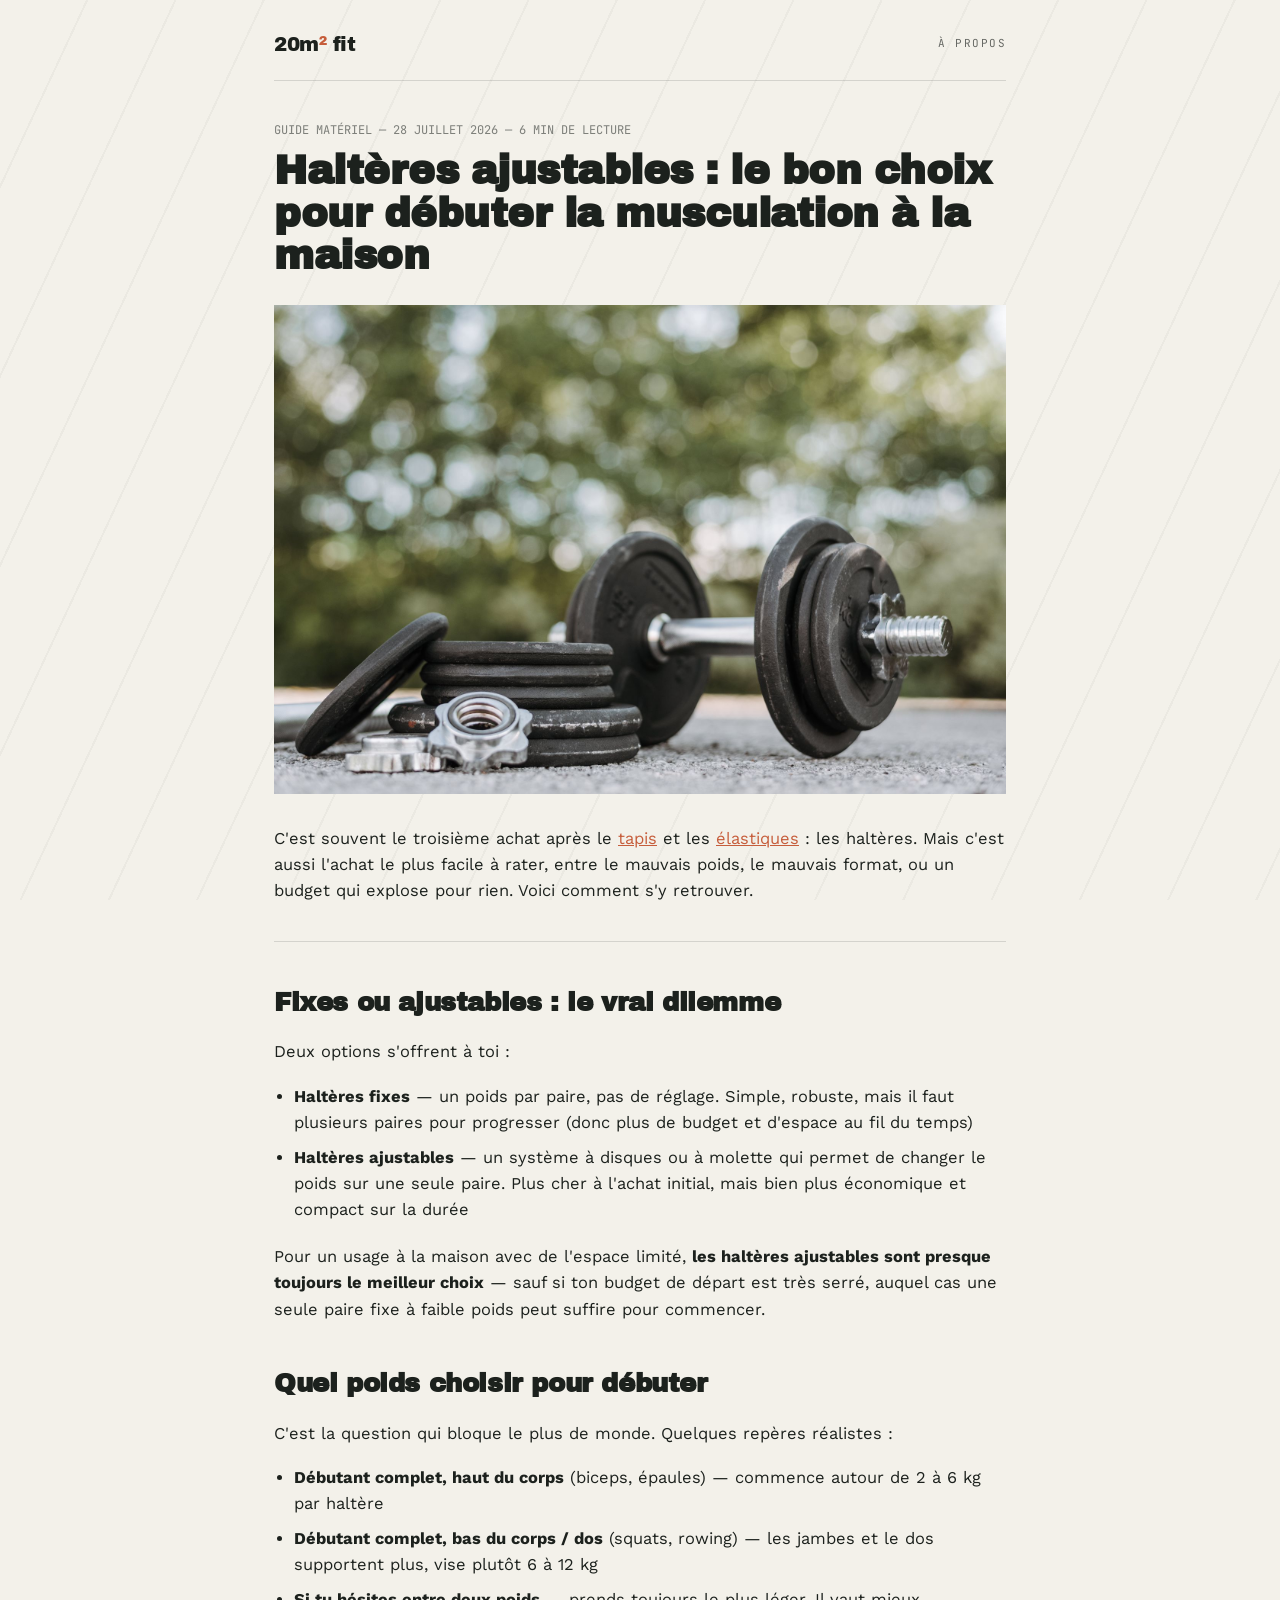
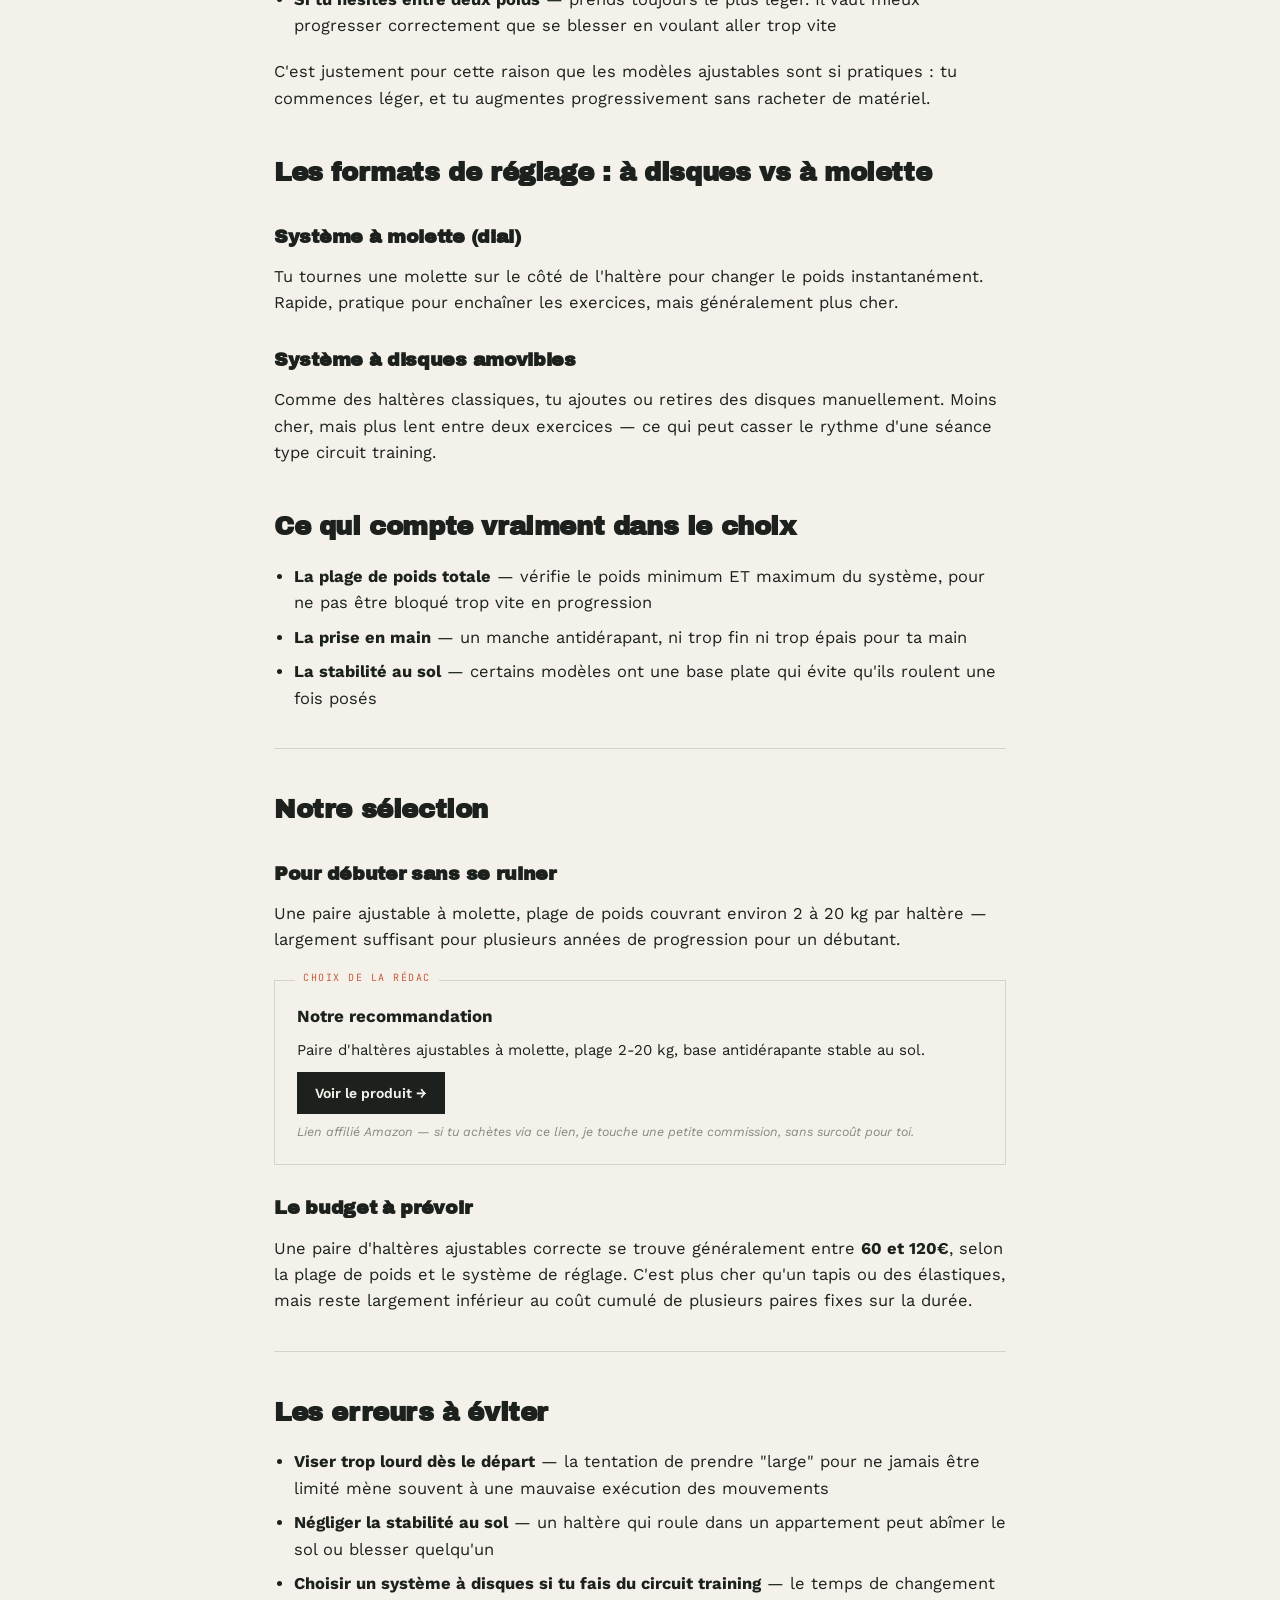
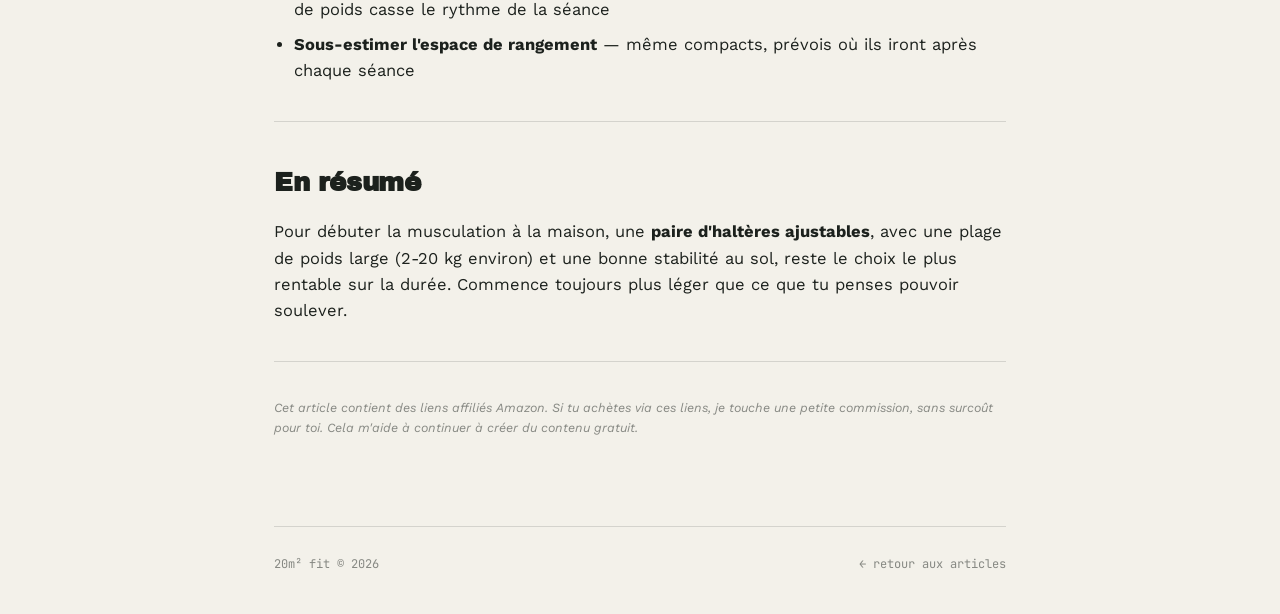
<file: articles/halteres-ajustables.html>
<!DOCTYPE html>
<html lang="fr">
<head>
<meta charset="UTF-8">
<meta name="viewport" content="width=device-width, initial-scale=1.0">
<title>Haltères ajustables : le bon choix pour débuter la musculation à la maison — 20m² Fit</title>
<meta name="description" content="Haltères fixes ou ajustables ? Quel poids choisir pour débuter à la maison ? Le guide complet pour ne pas se tromper sur son premier investissement.">
<link rel="stylesheet" href="../style.css">
</head>
<body>

<div class="wrap">

  <header>
    <div class="nav">
      <div class="logo"><a href="../index.html">20m<span>²</span> fit</a></div>
      <div class="nav-links">
        <a href="../about.html">à propos</a>
      </div>
    </div>
  </header>

  <article>
    <div class="article-meta">GUIDE MATÉRIEL — 28 JUILLET 2026 — 6 MIN DE LECTURE</div>
    <h1 class="article-title">Haltères ajustables : le bon choix pour débuter la musculation à la maison</h1>

    <img src="../images/halteres-ajustables.jpg" alt="Paire d'haltères ajustables posée au sol dans un salon" style="width:100%; height:auto; margin-bottom:24px;">

    <p>C'est souvent le troisième achat après le <a href="comment-choisir-son-tapis-de-sport.html" style="color: var(--clay); text-decoration: underline;">tapis</a> et les <a href="elastiques-fitness.html" style="color: var(--clay); text-decoration: underline;">élastiques</a> : les haltères. Mais c'est aussi l'achat le plus facile à rater, entre le mauvais poids, le mauvais format, ou un budget qui explose pour rien. Voici comment s'y retrouver.</p>

    <hr>

    <h2>Fixes ou ajustables : le vrai dilemme</h2>
    <p>Deux options s'offrent à toi :</p>
    <ul>
      <li><strong>Haltères fixes</strong> — un poids par paire, pas de réglage. Simple, robuste, mais il faut plusieurs paires pour progresser (donc plus de budget et d'espace au fil du temps)</li>
      <li><strong>Haltères ajustables</strong> — un système à disques ou à molette qui permet de changer le poids sur une seule paire. Plus cher à l'achat initial, mais bien plus économique et compact sur la durée</li>
    </ul>
    <p>Pour un usage à la maison avec de l'espace limité, <strong>les haltères ajustables sont presque toujours le meilleur choix</strong> — sauf si ton budget de départ est très serré, auquel cas une seule paire fixe à faible poids peut suffire pour commencer.</p>

    <h2>Quel poids choisir pour débuter</h2>
    <p>C'est la question qui bloque le plus de monde. Quelques repères réalistes :</p>
    <ul>
      <li><strong>Débutant complet, haut du corps</strong> (biceps, épaules) — commence autour de 2 à 6 kg par haltère</li>
      <li><strong>Débutant complet, bas du corps / dos</strong> (squats, rowing) — les jambes et le dos supportent plus, vise plutôt 6 à 12 kg</li>
      <li><strong>Si tu hésites entre deux poids</strong> — prends toujours le plus léger. Il vaut mieux progresser correctement que se blesser en voulant aller trop vite</li>
    </ul>
    <p>C'est justement pour cette raison que les modèles ajustables sont si pratiques : tu commences léger, et tu augmentes progressivement sans racheter de matériel.</p>

    <h2>Les formats de réglage : à disques vs à molette</h2>

    <h3>Système à molette (dial)</h3>
    <p>Tu tournes une molette sur le côté de l'haltère pour changer le poids instantanément. Rapide, pratique pour enchaîner les exercices, mais généralement plus cher.</p>

    <h3>Système à disques amovibles</h3>
    <p>Comme des haltères classiques, tu ajoutes ou retires des disques manuellement. Moins cher, mais plus lent entre deux exercices — ce qui peut casser le rythme d'une séance type circuit training.</p>

    <h2>Ce qui compte vraiment dans le choix</h2>
    <ul>
      <li><strong>La plage de poids totale</strong> — vérifie le poids minimum ET maximum du système, pour ne pas être bloqué trop vite en progression</li>
      <li><strong>La prise en main</strong> — un manche antidérapant, ni trop fin ni trop épais pour ta main</li>
      <li><strong>La stabilité au sol</strong> — certains modèles ont une base plate qui évite qu'ils roulent une fois posés</li>
    </ul>

    <hr>

    <h2>Notre sélection</h2>

    <h3>Pour débuter sans se ruiner</h3>
    <p>Une paire ajustable à molette, plage de poids couvrant environ 2 à 20 kg par haltère — largement suffisant pour plusieurs années de progression pour un débutant.</p>

    <div class="pick">
      <div class="pick-name">Notre recommandation</div>
      <p style="margin-bottom:0; font-size:15px;">Paire d'haltères ajustables à molette, plage 2-20 kg, base antidérapante stable au sol.</p>
      <a href="https://www.amazon.fr/R%C3%A9glables-dHalt%C3%A8res-Musculation-lhalt%C3%A9rophilie-lentra%C3%AEnement/dp/B0DP8J43YT?linkCode=ll2&tag=20m2fit-21&linkId=caf8c521b840cc75ebcf5bf93a616aff&ref_=as_li_ss_tl" class="pick-link">Voir le produit →</a>
      <div class="disclosure">Lien affilié Amazon — si tu achètes via ce lien, je touche une petite commission, sans surcoût pour toi.</div>
    </div>

    <h3>Le budget à prévoir</h3>
    <p>Une paire d'haltères ajustables correcte se trouve généralement entre <strong>60 et 120€</strong>, selon la plage de poids et le système de réglage. C'est plus cher qu'un tapis ou des élastiques, mais reste largement inférieur au coût cumulé de plusieurs paires fixes sur la durée.</p>

    <hr>

    <h2>Les erreurs à éviter</h2>
    <ul>
      <li><strong>Viser trop lourd dès le départ</strong> — la tentation de prendre "large" pour ne jamais être limité mène souvent à une mauvaise exécution des mouvements</li>
      <li><strong>Négliger la stabilité au sol</strong> — un haltère qui roule dans un appartement peut abîmer le sol ou blesser quelqu'un</li>
      <li><strong>Choisir un système à disques si tu fais du circuit training</strong> — le temps de changement de poids casse le rythme de la séance</li>
      <li><strong>Sous-estimer l'espace de rangement</strong> — même compacts, prévois où ils iront après chaque séance</li>
    </ul>

    <hr>

    <h2>En résumé</h2>
    <p>Pour débuter la musculation à la maison, une <strong>paire d'haltères ajustables</strong>, avec une plage de poids large (2-20 kg environ) et une bonne stabilité au sol, reste le choix le plus rentable sur la durée. Commence toujours plus léger que ce que tu penses pouvoir soulever.</p>

    <hr>

    <p class="disclosure">Cet article contient des liens affiliés Amazon. Si tu achètes via ces liens, je touche une petite commission, sans surcoût pour toi. Cela m'aide à continuer à créer du contenu gratuit.</p>
  </article>

  <footer>
    <span>20m² fit © 2026</span>
    <a href="../index.html">← retour aux articles</a>
  </footer>

</div>

</body>
</html>
</file>
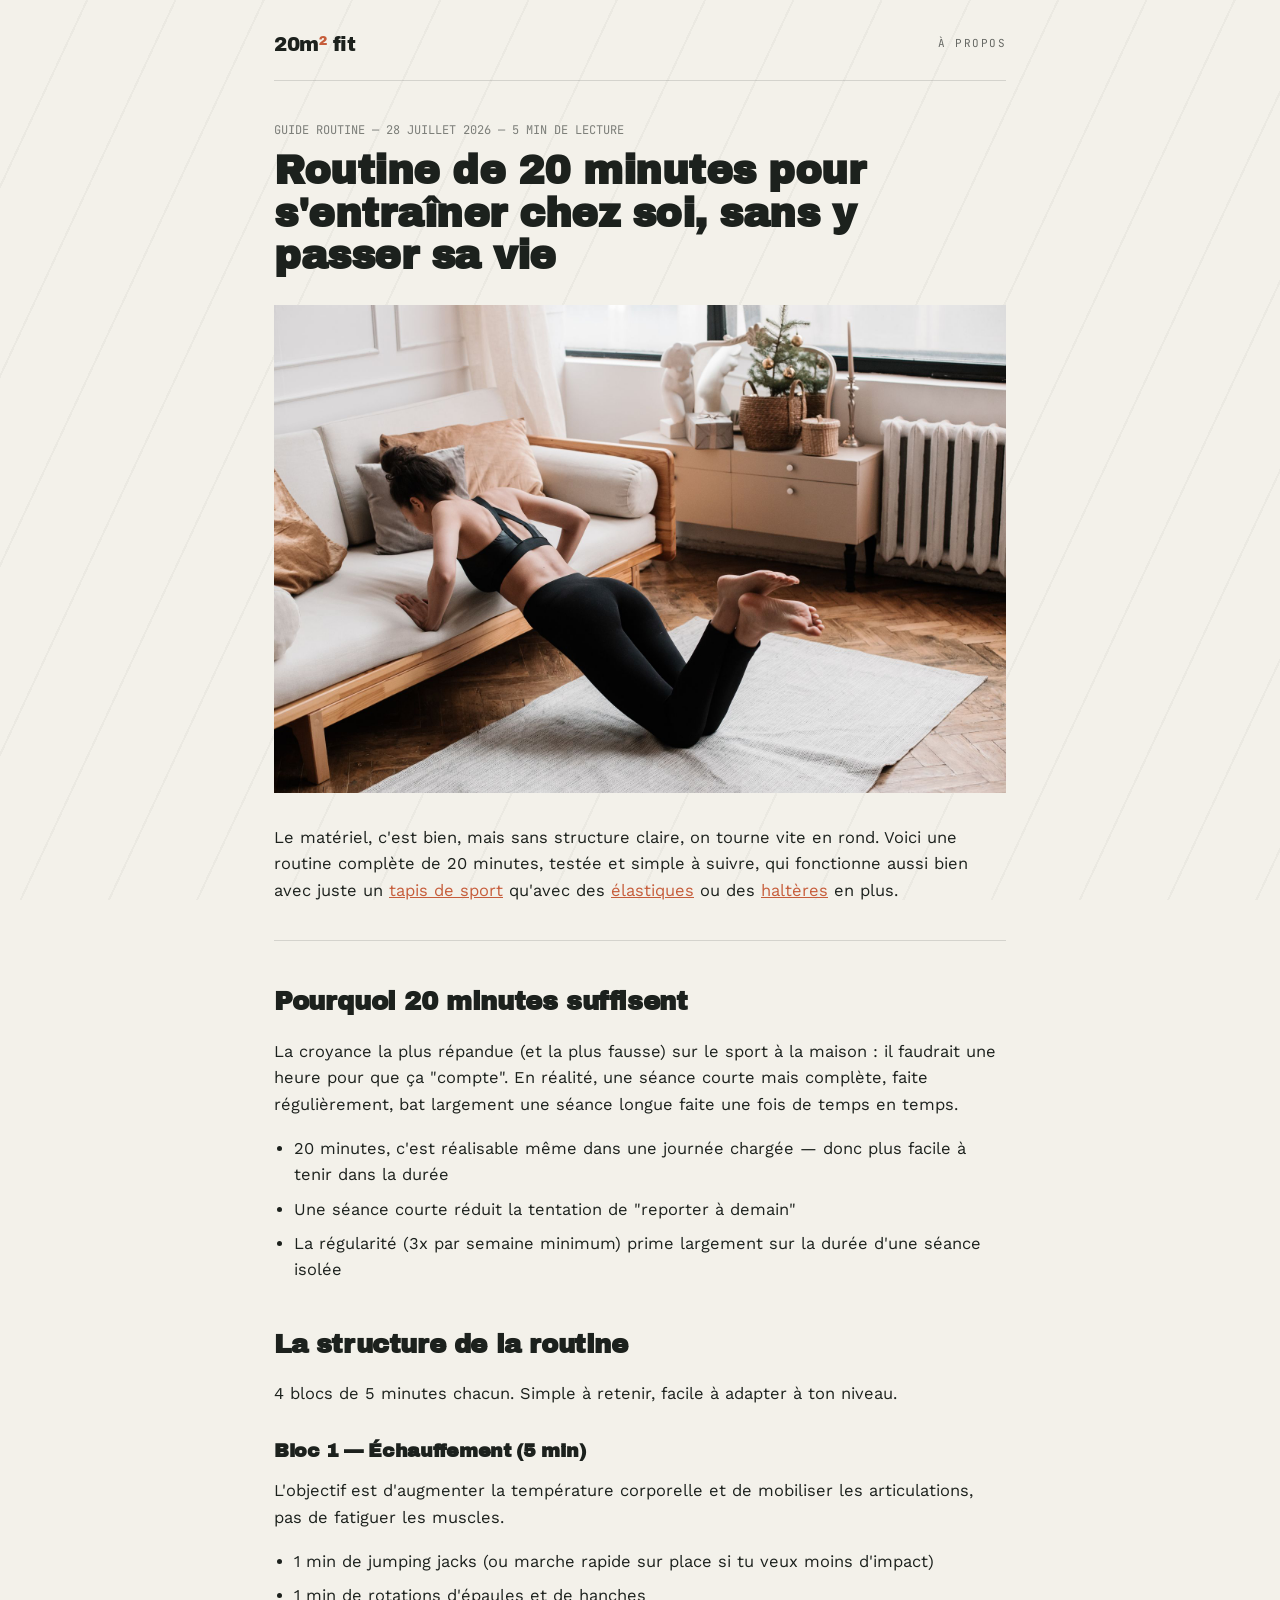
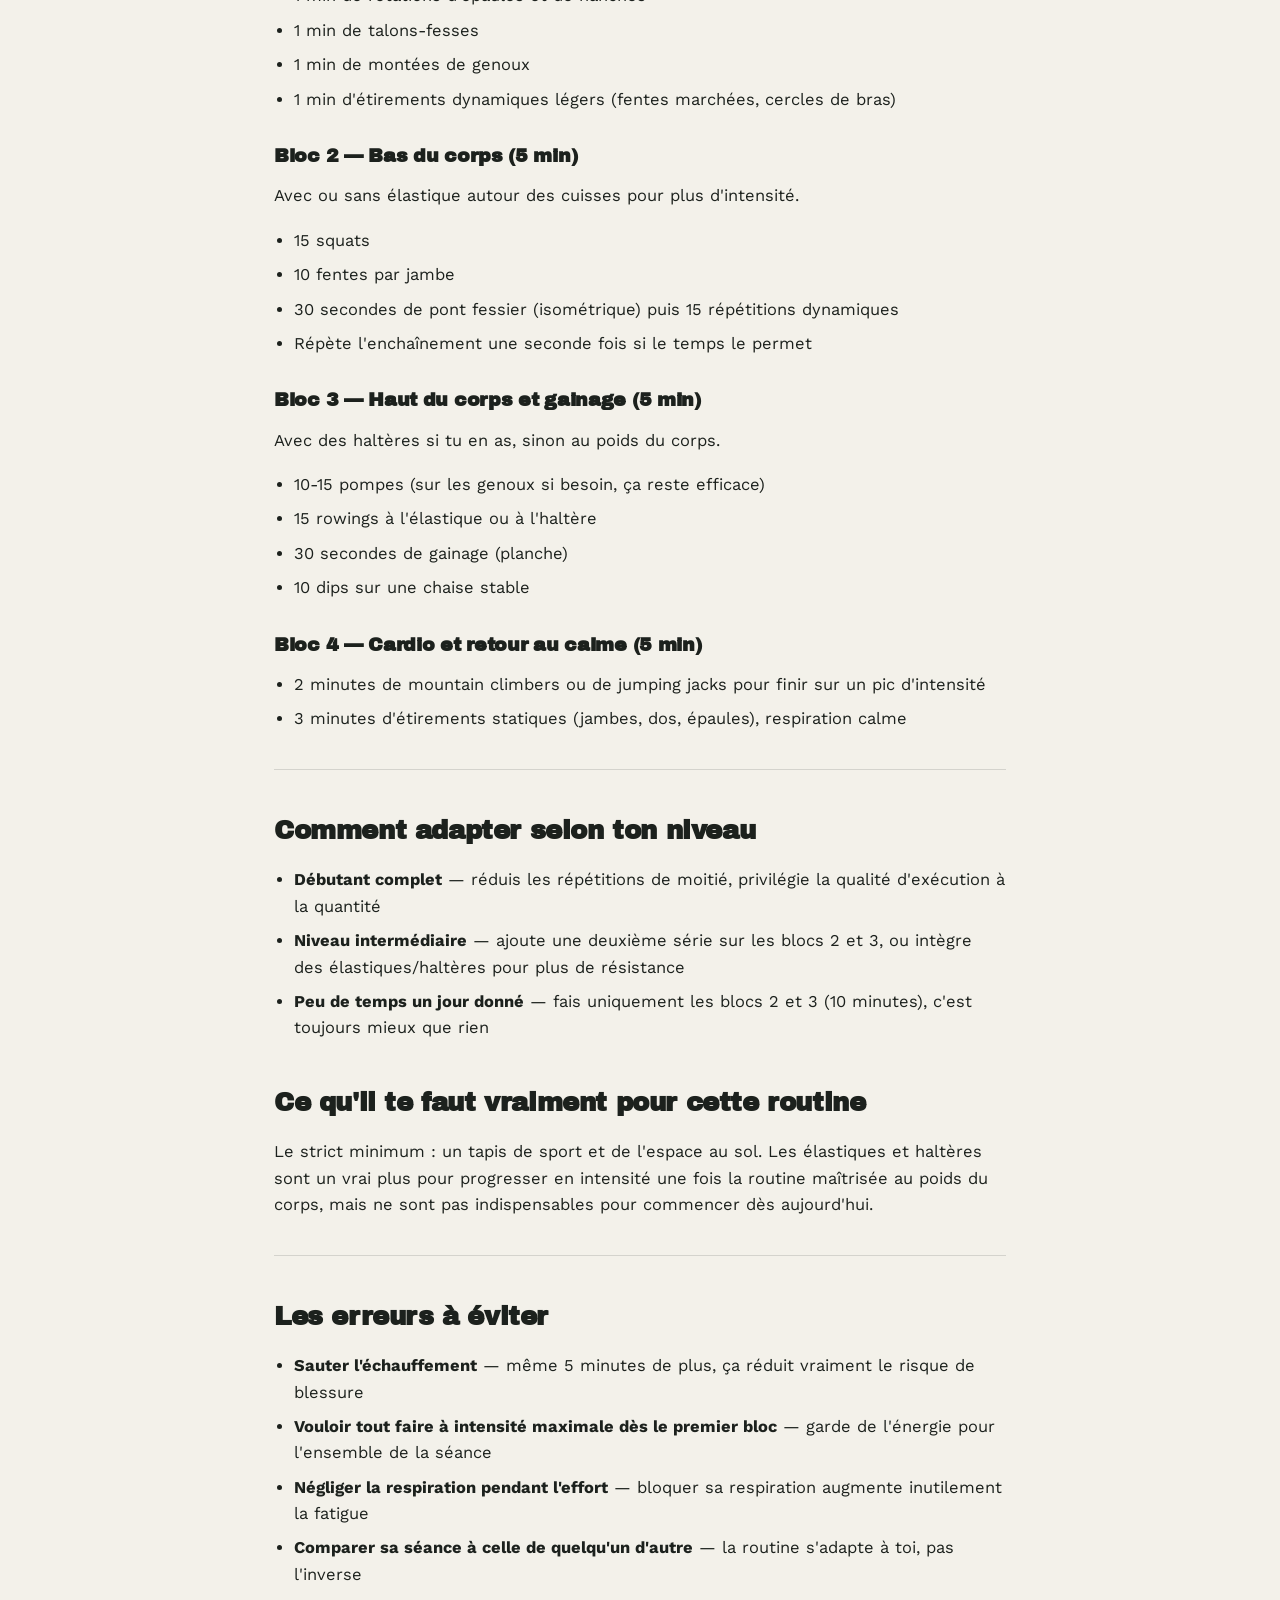
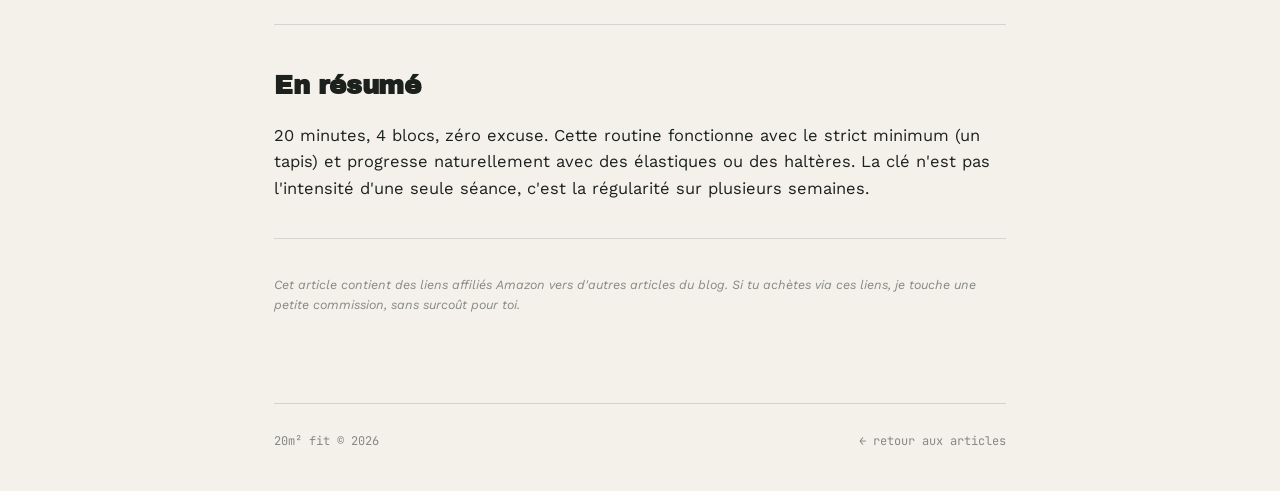
<file: articles/routine-20-minutes.html>
<!DOCTYPE html>
<html lang="fr">
<head>
<meta charset="UTF-8">
<meta name="viewport" content="width=device-width, initial-scale=1.0">
<title>Routine de 20 minutes pour s'entraîner chez soi, sans y passer sa vie — 20m² Fit</title>
<meta name="description" content="Une routine complète de 20 minutes à faire chez soi, avec ou sans matériel. Structure simple, exercices concrets, aucune excuse possible.">
<link rel="stylesheet" href="../style.css">
</head>
<body>

<div class="wrap">

  <header>
    <div class="nav">
      <div class="logo"><a href="../index.html">20m<span>²</span> fit</a></div>
      <div class="nav-links">
        <a href="../about.html">à propos</a>
      </div>
    </div>
  </header>

  <article>
    <div class="article-meta">GUIDE ROUTINE — 28 JUILLET 2026 — 5 MIN DE LECTURE</div>
    <h1 class="article-title">Routine de 20 minutes pour s'entraîner chez soi, sans y passer sa vie</h1>

    <img src="../images/routine-20-minutes.jpg" alt="Personne en train de s'entraîner sur un tapis de sport dans un salon" style="width:100%; height:auto; margin-bottom:24px;">

    <p>Le matériel, c'est bien, mais sans structure claire, on tourne vite en rond. Voici une routine complète de 20 minutes, testée et simple à suivre, qui fonctionne aussi bien avec juste un <a href="comment-choisir-son-tapis-de-sport.html" style="color: var(--clay); text-decoration: underline;">tapis de sport</a> qu'avec des <a href="elastiques-fitness.html" style="color: var(--clay); text-decoration: underline;">élastiques</a> ou des <a href="halteres-ajustables.html" style="color: var(--clay); text-decoration: underline;">haltères</a> en plus.</p>

    <hr>

    <h2>Pourquoi 20 minutes suffisent</h2>
    <p>La croyance la plus répandue (et la plus fausse) sur le sport à la maison : il faudrait une heure pour que ça "compte". En réalité, une séance courte mais complète, faite régulièrement, bat largement une séance longue faite une fois de temps en temps.</p>
    <ul>
      <li>20 minutes, c'est réalisable même dans une journée chargée — donc plus facile à tenir dans la durée</li>
      <li>Une séance courte réduit la tentation de "reporter à demain"</li>
      <li>La régularité (3x par semaine minimum) prime largement sur la durée d'une séance isolée</li>
    </ul>

    <h2>La structure de la routine</h2>
    <p>4 blocs de 5 minutes chacun. Simple à retenir, facile à adapter à ton niveau.</p>

    <h3>Bloc 1 — Échauffement (5 min)</h3>
    <p>L'objectif est d'augmenter la température corporelle et de mobiliser les articulations, pas de fatiguer les muscles.</p>
    <ul>
      <li>1 min de jumping jacks (ou marche rapide sur place si tu veux moins d'impact)</li>
      <li>1 min de rotations d'épaules et de hanches</li>
      <li>1 min de talons-fesses</li>
      <li>1 min de montées de genoux</li>
      <li>1 min d'étirements dynamiques légers (fentes marchées, cercles de bras)</li>
    </ul>

    <h3>Bloc 2 — Bas du corps (5 min)</h3>
    <p>Avec ou sans élastique autour des cuisses pour plus d'intensité.</p>
    <ul>
      <li>15 squats</li>
      <li>10 fentes par jambe</li>
      <li>30 secondes de pont fessier (isométrique) puis 15 répétitions dynamiques</li>
      <li>Répète l'enchaînement une seconde fois si le temps le permet</li>
    </ul>

    <h3>Bloc 3 — Haut du corps et gainage (5 min)</h3>
    <p>Avec des haltères si tu en as, sinon au poids du corps.</p>
    <ul>
      <li>10-15 pompes (sur les genoux si besoin, ça reste efficace)</li>
      <li>15 rowings à l'élastique ou à l'haltère</li>
      <li>30 secondes de gainage (planche)</li>
      <li>10 dips sur une chaise stable</li>
    </ul>

    <h3>Bloc 4 — Cardio et retour au calme (5 min)</h3>
    <ul>
      <li>2 minutes de mountain climbers ou de jumping jacks pour finir sur un pic d'intensité</li>
      <li>3 minutes d'étirements statiques (jambes, dos, épaules), respiration calme</li>
    </ul>

    <hr>

    <h2>Comment adapter selon ton niveau</h2>
    <ul>
      <li><strong>Débutant complet</strong> — réduis les répétitions de moitié, privilégie la qualité d'exécution à la quantité</li>
      <li><strong>Niveau intermédiaire</strong> — ajoute une deuxième série sur les blocs 2 et 3, ou intègre des élastiques/haltères pour plus de résistance</li>
      <li><strong>Peu de temps un jour donné</strong> — fais uniquement les blocs 2 et 3 (10 minutes), c'est toujours mieux que rien</li>
    </ul>

    <h2>Ce qu'il te faut vraiment pour cette routine</h2>
    <p>Le strict minimum : un tapis de sport et de l'espace au sol. Les élastiques et haltères sont un vrai plus pour progresser en intensité une fois la routine maîtrisée au poids du corps, mais ne sont pas indispensables pour commencer dès aujourd'hui.</p>

    <hr>

    <h2>Les erreurs à éviter</h2>
    <ul>
      <li><strong>Sauter l'échauffement</strong> — même 5 minutes de plus, ça réduit vraiment le risque de blessure</li>
      <li><strong>Vouloir tout faire à intensité maximale dès le premier bloc</strong> — garde de l'énergie pour l'ensemble de la séance</li>
      <li><strong>Négliger la respiration pendant l'effort</strong> — bloquer sa respiration augmente inutilement la fatigue</li>
      <li><strong>Comparer sa séance à celle de quelqu'un d'autre</strong> — la routine s'adapte à toi, pas l'inverse</li>
    </ul>

    <hr>

    <h2>En résumé</h2>
    <p>20 minutes, 4 blocs, zéro excuse. Cette routine fonctionne avec le strict minimum (un tapis) et progresse naturellement avec des élastiques ou des haltères. La clé n'est pas l'intensité d'une seule séance, c'est la régularité sur plusieurs semaines.</p>

    <hr>

    <p class="disclosure">Cet article contient des liens affiliés Amazon vers d'autres articles du blog. Si tu achètes via ces liens, je touche une petite commission, sans surcoût pour toi.</p>
  </article>

  <footer>
    <span>20m² fit © 2026</span>
    <a href="../index.html">← retour aux articles</a>
  </footer>

</div>

</body>
</html>
</file>
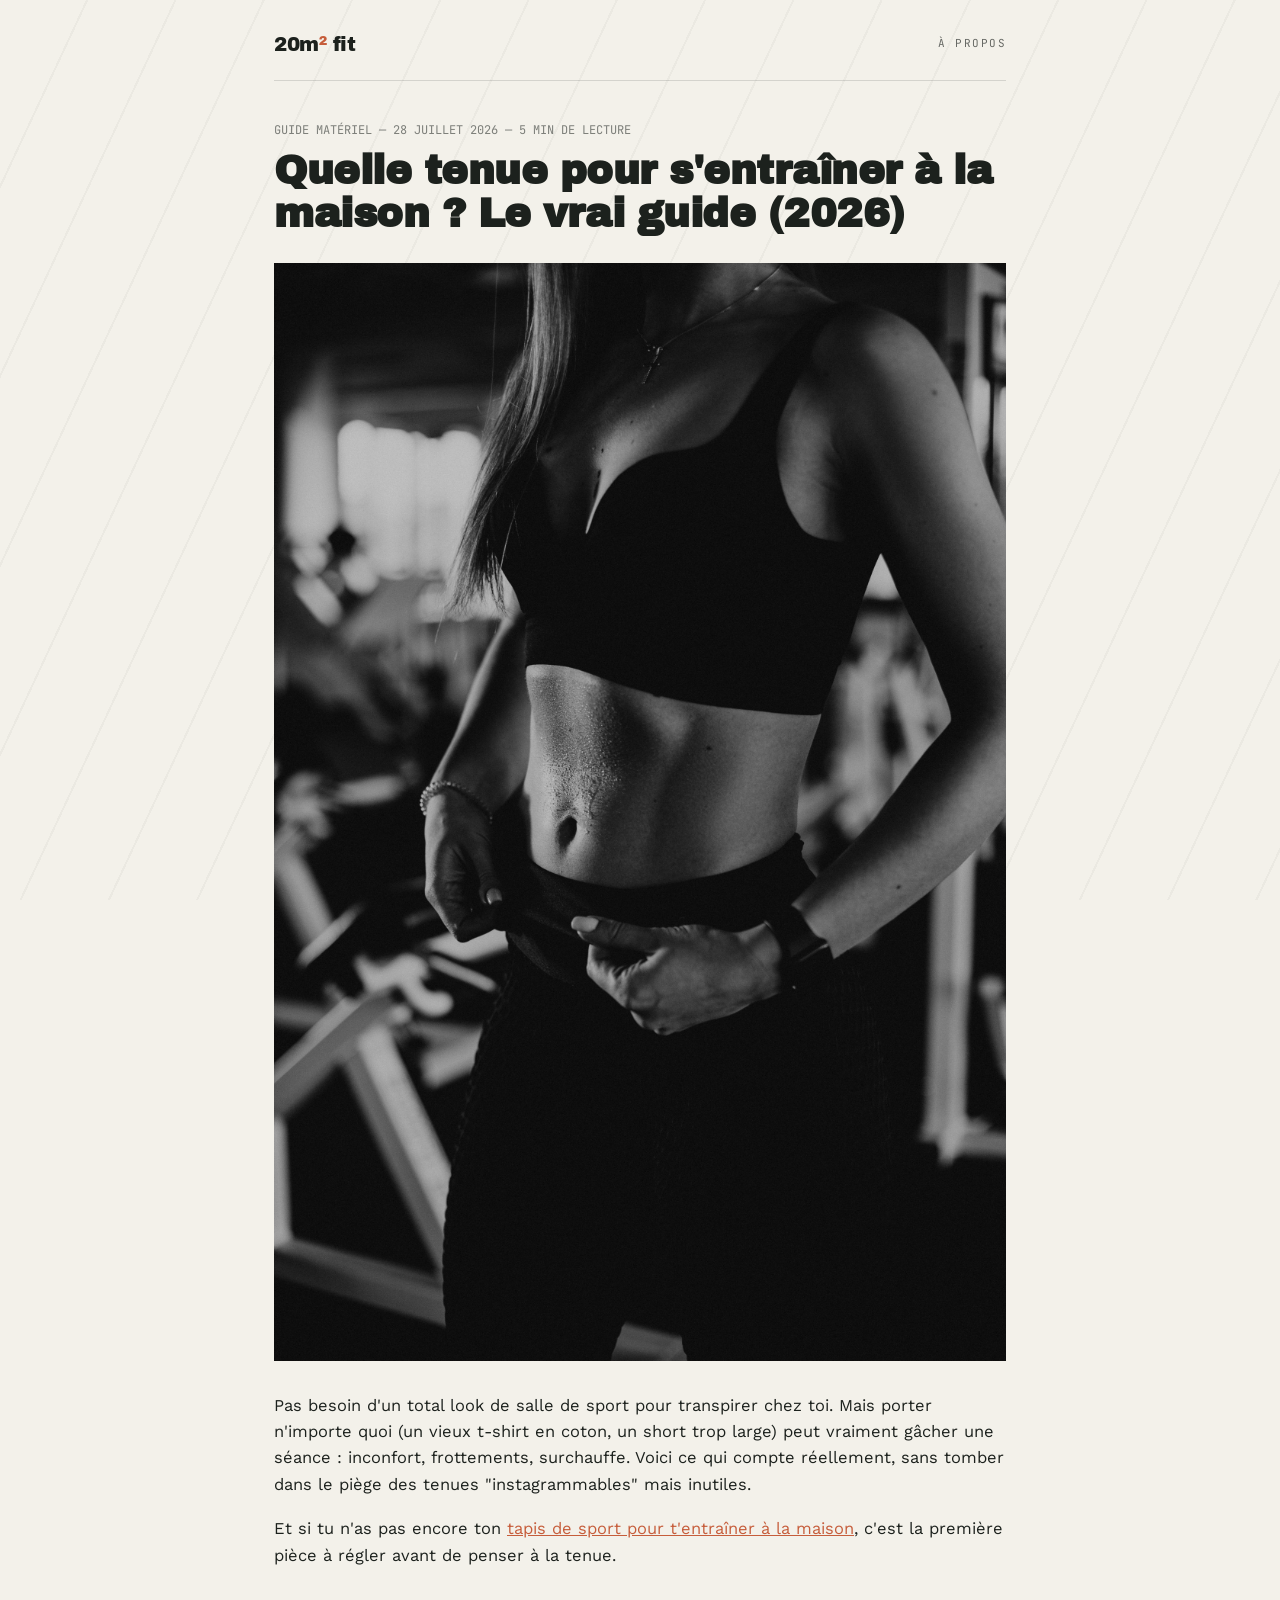
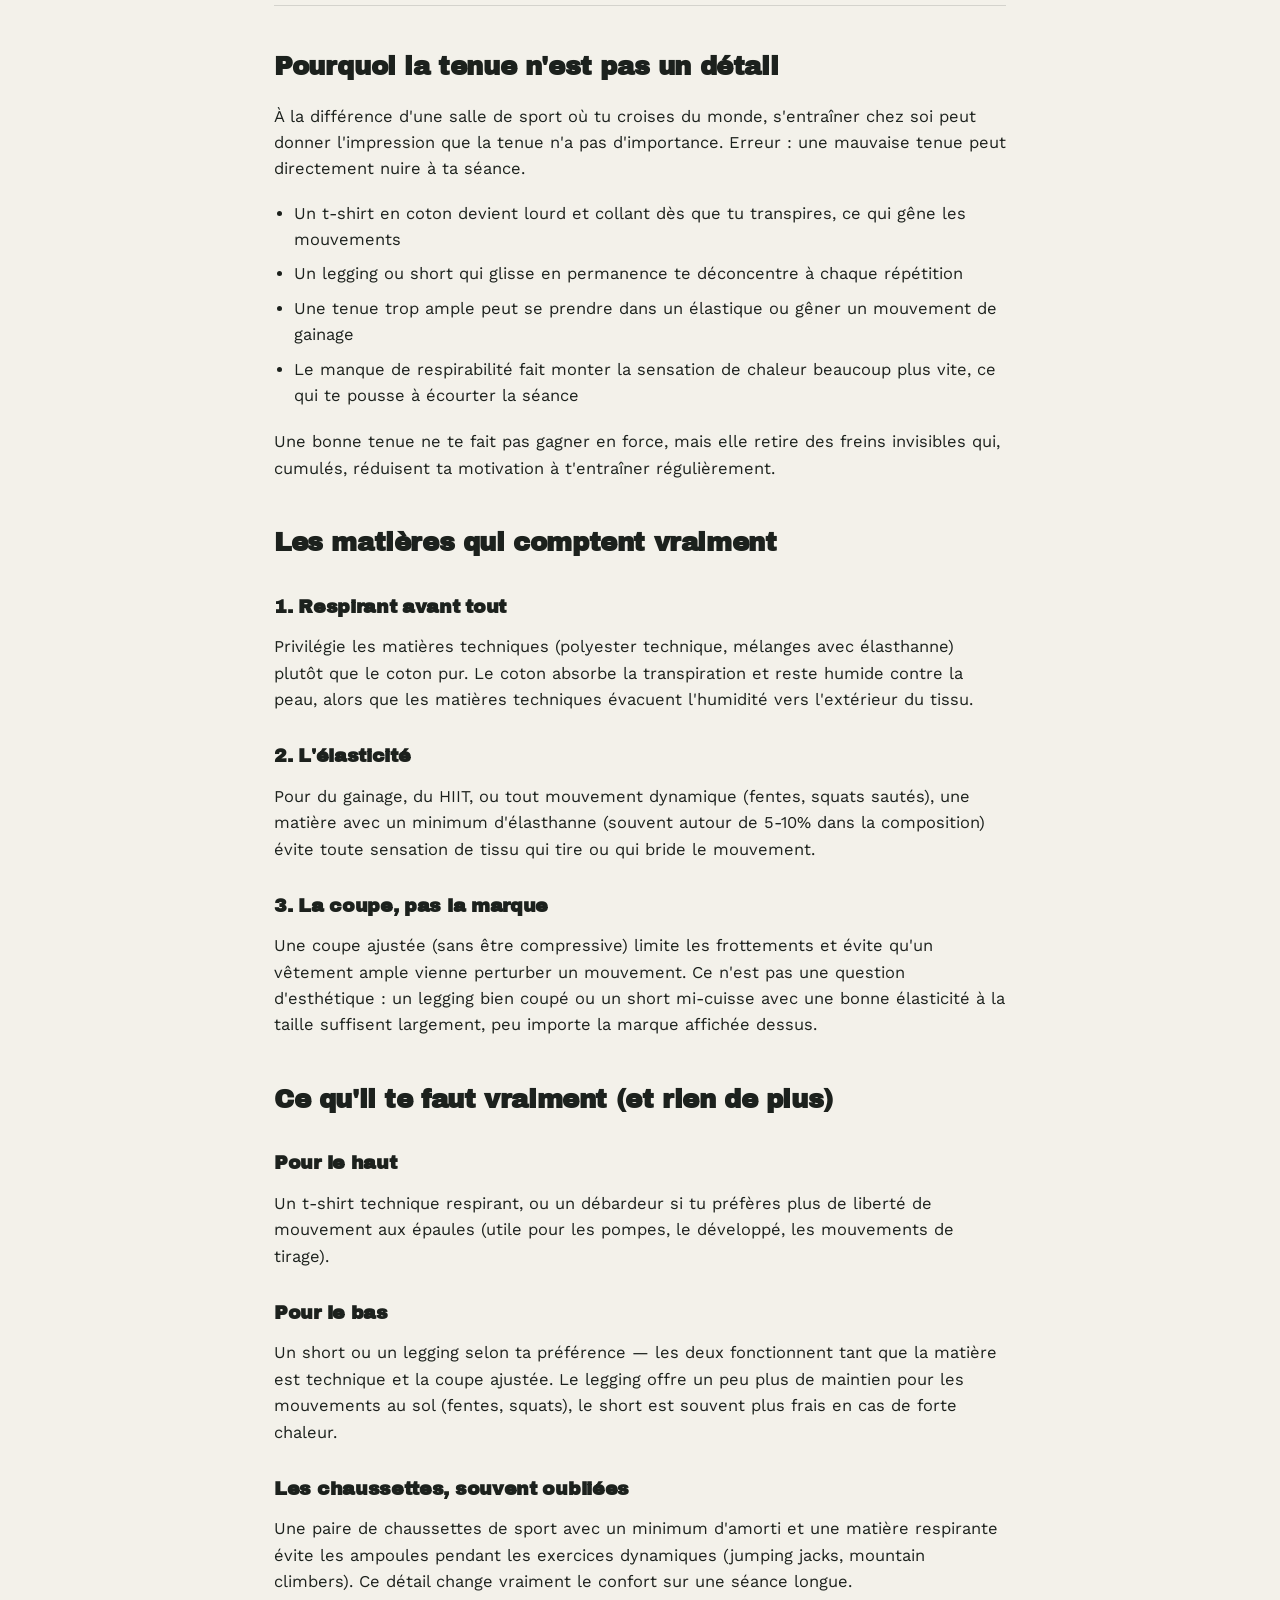
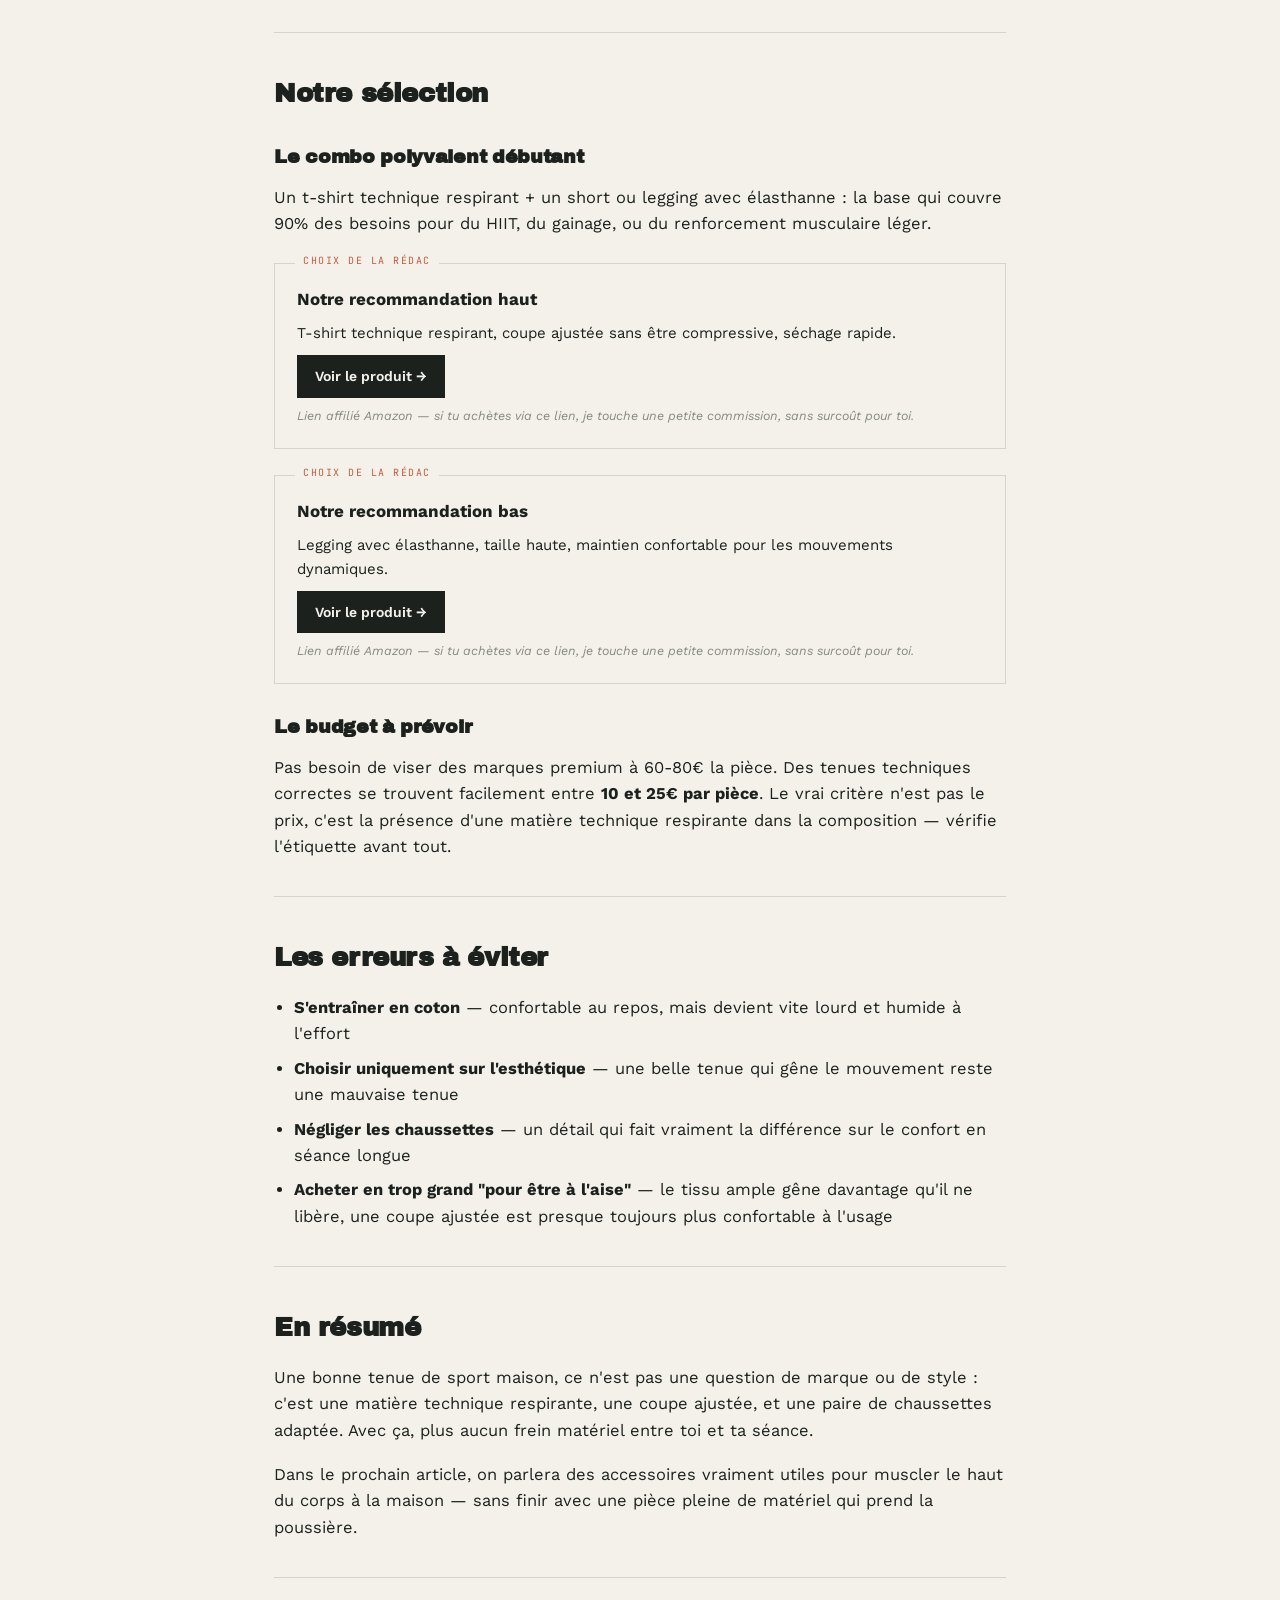
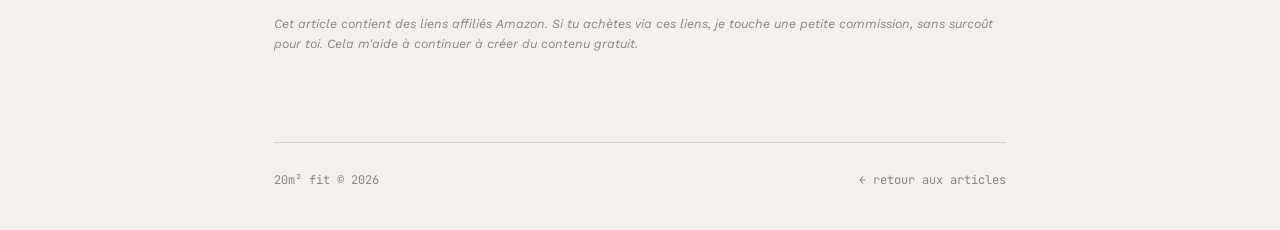
<file: articles/tenue-de-sport-maison.html>
<!DOCTYPE html>
<html lang="fr">
<head>
<meta charset="UTF-8">
<meta name="viewport" content="width=device-width, initial-scale=1.0">
<title>Quelle tenue pour s'entraîner à la maison ? Le vrai guide — 20m² Fit</title>
<meta name="description" content="Quelle tenue choisir pour s'entraîner chez soi ? Matières respirantes, coupe, budget : le vrai guide sans blabla marketing pour ne pas gâcher tes séances.">
<link rel="stylesheet" href="../style.css">
</head>
<body>

<div class="wrap">

  <header>
    <div class="nav">
      <div class="logo"><a href="../index.html">20m<span>²</span> fit</a></div>
      <div class="nav-links">
        <a href="../about.html">à propos</a>
      </div>
    </div>
  </header>

  <article>
    <div class="article-meta">GUIDE MATÉRIEL — 28 JUILLET 2026 — 5 MIN DE LECTURE</div>
    <h1 class="article-title">Quelle tenue pour s'entraîner à la maison ? Le vrai guide (2026)</h1>

    <img src="../images/tenue-sport-maison.jpg" alt="Tenue de sport technique posée à plat, prête pour une séance à la maison" style="width:100%; height:auto; margin-bottom:24px;">

    <p>Pas besoin d'un total look de salle de sport pour transpirer chez toi. Mais porter n'importe quoi (un vieux t-shirt en coton, un short trop large) peut vraiment gâcher une séance : inconfort, frottements, surchauffe. Voici ce qui compte réellement, sans tomber dans le piège des tenues "instagrammables" mais inutiles.</p>

    <p>Et si tu n'as pas encore ton <a href="comment-choisir-son-tapis-de-sport.html" style="color: var(--clay); text-decoration: underline;">tapis de sport pour t'entraîner à la maison</a>, c'est la première pièce à régler avant de penser à la tenue.</p>

    <hr>

    <h2>Pourquoi la tenue n'est pas un détail</h2>
    <p>À la différence d'une salle de sport où tu croises du monde, s'entraîner chez soi peut donner l'impression que la tenue n'a pas d'importance. Erreur : une mauvaise tenue peut directement nuire à ta séance.</p>
    <ul>
      <li>Un t-shirt en coton devient lourd et collant dès que tu transpires, ce qui gêne les mouvements</li>
      <li>Un legging ou short qui glisse en permanence te déconcentre à chaque répétition</li>
      <li>Une tenue trop ample peut se prendre dans un élastique ou gêner un mouvement de gainage</li>
      <li>Le manque de respirabilité fait monter la sensation de chaleur beaucoup plus vite, ce qui te pousse à écourter la séance</li>
    </ul>
    <p>Une bonne tenue ne te fait pas gagner en force, mais elle retire des freins invisibles qui, cumulés, réduisent ta motivation à t'entraîner régulièrement.</p>

    <h2>Les matières qui comptent vraiment</h2>

    <h3>1. Respirant avant tout</h3>
    <p>Privilégie les matières techniques (polyester technique, mélanges avec élasthanne) plutôt que le coton pur. Le coton absorbe la transpiration et reste humide contre la peau, alors que les matières techniques évacuent l'humidité vers l'extérieur du tissu.</p>

    <h3>2. L'élasticité</h3>
    <p>Pour du gainage, du HIIT, ou tout mouvement dynamique (fentes, squats sautés), une matière avec un minimum d'élasthanne (souvent autour de 5-10% dans la composition) évite toute sensation de tissu qui tire ou qui bride le mouvement.</p>

    <h3>3. La coupe, pas la marque</h3>
    <p>Une coupe ajustée (sans être compressive) limite les frottements et évite qu'un vêtement ample vienne perturber un mouvement. Ce n'est pas une question d'esthétique : un legging bien coupé ou un short mi-cuisse avec une bonne élasticité à la taille suffisent largement, peu importe la marque affichée dessus.</p>

    <h2>Ce qu'il te faut vraiment (et rien de plus)</h2>

    <h3>Pour le haut</h3>
    <p>Un t-shirt technique respirant, ou un débardeur si tu préfères plus de liberté de mouvement aux épaules (utile pour les pompes, le développé, les mouvements de tirage).</p>

    <h3>Pour le bas</h3>
    <p>Un short ou un legging selon ta préférence — les deux fonctionnent tant que la matière est technique et la coupe ajustée. Le legging offre un peu plus de maintien pour les mouvements au sol (fentes, squats), le short est souvent plus frais en cas de forte chaleur.</p>

    <h3>Les chaussettes, souvent oubliées</h3>
    <p>Une paire de chaussettes de sport avec un minimum d'amorti et une matière respirante évite les ampoules pendant les exercices dynamiques (jumping jacks, mountain climbers). Ce détail change vraiment le confort sur une séance longue.</p>

    <hr>

    <h2>Notre sélection</h2>

    <h3>Le combo polyvalent débutant</h3>
    <p>Un t-shirt technique respirant + un short ou legging avec élasthanne : la base qui couvre 90% des besoins pour du HIIT, du gainage, ou du renforcement musculaire léger.</p>

    <div class="pick">
      <div class="pick-name">Notre recommandation haut</div>
      <p style="margin-bottom:0; font-size:15px;">T-shirt technique respirant, coupe ajustée sans être compressive, séchage rapide.</p>
      <a href="https://www.amazon.fr/Gyabnw-S%C3%A9chage-Respirante-%C3%89paules-Fitness/dp/B0DKDSL351?linkCode=ll2&tag=20m2fit-21&linkId=0849e675252aa64ef3884d0f10dd6043&ref_=as_li_ss_tl" class="pick-link">Voir le produit →</a>
      <div class="disclosure">Lien affilié Amazon — si tu achètes via ce lien, je touche une petite commission, sans surcoût pour toi.</div>
    </div>

    <div class="pick">
      <div class="pick-name">Notre recommandation bas</div>
      <p style="margin-bottom:0; font-size:15px;">Legging avec élasthanne, taille haute, maintien confortable pour les mouvements dynamiques.</p>
      <a href="https://www.amazon.fr/Leafigure-leggings-opaques-taille-entra%C3%AEnement/dp/B0DG24M3VB?linkCode=ll2&tag=20m2fit-21&linkId=bbc88733b28018bbbba508ef6c85f958&ref_=as_li_ss_tl" class="pick-link">Voir le produit →</a>
      <div class="disclosure">Lien affilié Amazon — si tu achètes via ce lien, je touche une petite commission, sans surcoût pour toi.</div>
    </div>

    <h3>Le budget à prévoir</h3>
    <p>Pas besoin de viser des marques premium à 60-80€ la pièce. Des tenues techniques correctes se trouvent facilement entre <strong>10 et 25€ par pièce</strong>. Le vrai critère n'est pas le prix, c'est la présence d'une matière technique respirante dans la composition — vérifie l'étiquette avant tout.</p>

    <hr>

    <h2>Les erreurs à éviter</h2>
    <ul>
      <li><strong>S'entraîner en coton</strong> — confortable au repos, mais devient vite lourd et humide à l'effort</li>
      <li><strong>Choisir uniquement sur l'esthétique</strong> — une belle tenue qui gêne le mouvement reste une mauvaise tenue</li>
      <li><strong>Négliger les chaussettes</strong> — un détail qui fait vraiment la différence sur le confort en séance longue</li>
      <li><strong>Acheter en trop grand "pour être à l'aise"</strong> — le tissu ample gêne davantage qu'il ne libère, une coupe ajustée est presque toujours plus confortable à l'usage</li>
    </ul>

    <hr>

    <h2>En résumé</h2>
    <p>Une bonne tenue de sport maison, ce n'est pas une question de marque ou de style : c'est une matière technique respirante, une coupe ajustée, et une paire de chaussettes adaptée. Avec ça, plus aucun frein matériel entre toi et ta séance.</p>
    <p>Dans le prochain article, on parlera des accessoires vraiment utiles pour muscler le haut du corps à la maison — sans finir avec une pièce pleine de matériel qui prend la poussière.</p>

    <hr>

    <p class="disclosure">Cet article contient des liens affiliés Amazon. Si tu achètes via ces liens, je touche une petite commission, sans surcoût pour toi. Cela m'aide à continuer à créer du contenu gratuit.</p>
  </article>

  <footer>
    <span>20m² fit © 2026</span>
    <a href="../index.html">← retour aux articles</a>
  </footer>

</div>

</body>
</html>
</file>
<file: style.css>
@import url('https://fonts.googleapis.com/css2?family=Archivo+Black&family=Work+Sans:wght@400;500;600;700&family=JetBrains+Mono:wght@500&display=swap');

:root{
  --ink: #1c211d;
  --chalk: #f3f1ea;
  --lime: #d7ff3f;
  --clay: #c65d3b;
  --line: rgba(28,33,29,0.14);
}

*{ margin:0; padding:0; box-sizing:border-box; }

body{
  background: var(--chalk);
  color: var(--ink);
  font-family: 'Work Sans', sans-serif;
  line-height: 1.6;
}

body::before{
  content:"";
  position: fixed;
  inset: 0;
  background-image: repeating-linear-gradient(
    115deg,
    transparent 0px, transparent 78px,
    rgba(28,33,29,0.035) 78px, rgba(28,33,29,0.035) 80px
  );
  pointer-events: none;
  z-index: 0;
}

a{ color: inherit; text-decoration: none; }

.wrap{ max-width: 780px; margin: 0 auto; padding: 0 24px; position:relative; z-index:1; }

/* ---------- HEADER ---------- */
header{ padding: 28px 0 0; }
.nav{
  display:flex; justify-content:space-between; align-items:center;
  padding-bottom: 20px; border-bottom: 1px solid var(--line);
}
.logo{
  font-family:'Archivo Black', sans-serif;
  font-size: 20px;
  letter-spacing: -0.5px;
}
.logo span{ color: var(--clay); }
.nav-links{ display:flex; gap: 20px; align-items:center; }
.nav-links a{
  font-family:'JetBrains Mono', monospace;
  font-size: 11px;
  text-transform: uppercase;
  letter-spacing: 1.5px;
  color: rgba(28,33,29,0.65);
}
.nav-links a:hover{ color: var(--clay); }

/* ---------- HERO / INTRO ---------- */
.hero{ padding: 56px 0 40px; }
.hero-eyebrow{
  font-family:'JetBrains Mono', monospace;
  font-size: 12px;
  text-transform: uppercase;
  letter-spacing: 2px;
  color: var(--clay);
  display:flex; align-items:center; gap:10px;
  margin-bottom: 18px;
}
.hero-eyebrow::before{
  content:"";
  width: 24px; height: 2px;
  background: var(--clay);
  display:inline-block;
}
h1{
  font-family:'Archivo Black', sans-serif;
  font-size: clamp(34px, 5.5vw, 56px);
  line-height: 0.98;
  letter-spacing: -1px;
  margin-bottom: 20px;
}
h1 em{
  font-style: normal;
  background: var(--lime);
  padding: 0 8px;
  box-decoration-break: clone;
  -webkit-box-decoration-break: clone;
}
.hero-sub{
  font-size: 18px;
  max-width: 52ch;
  color: rgba(28,33,29,0.78);
}

/* ---------- STATS BAR ---------- */
.stats{
  display:grid;
  grid-template-columns: repeat(3, 1fr);
  border-top: 1px solid var(--line);
  border-bottom: 1px solid var(--line);
  margin: 40px 0;
}
.stat{ padding: 20px 18px; border-right: 1px solid var(--line); }
.stat:last-child{ border-right: none; }
.stat-num{
  font-family:'JetBrains Mono', monospace;
  font-size: 26px;
  font-weight: 500;
  color: var(--clay);
}
.stat-label{
  font-size: 12px;
  text-transform: uppercase;
  letter-spacing: 0.8px;
  color: rgba(28,33,29,0.55);
  margin-top: 4px;
}

/* ---------- ARTICLE LIST (homepage) ---------- */
.section-label{
  font-family:'JetBrains Mono', monospace;
  font-size: 12px;
  text-transform: uppercase;
  letter-spacing: 2px;
  color: rgba(28,33,29,0.5);
  margin-bottom: 20px;
}
.article-list{ padding-bottom: 60px; }
.article-card{
  display:block;
  padding: 26px 0;
  border-bottom: 1px solid var(--line);
}
.article-card:first-child{ padding-top: 0; }
.article-card-meta{
  font-family:'JetBrains Mono', monospace;
  font-size: 11px;
  text-transform: uppercase;
  letter-spacing: 1px;
  color: var(--clay);
  margin-bottom: 8px;
}
.article-card-title{
  font-family:'Archivo Black', sans-serif;
  font-size: clamp(20px, 3vw, 26px);
  letter-spacing: -0.4px;
  line-height: 1.1;
  margin-bottom: 8px;
}
.article-card-excerpt{
  font-size: 15px;
  color: rgba(28,33,29,0.7);
  max-width: 60ch;
}
.article-card-arrow{
  font-family:'JetBrains Mono', monospace;
  font-size: 13px;
  color: var(--clay);
  margin-top: 10px;
  display:inline-block;
}

/* ---------- FULL ARTICLE ---------- */
article{ padding: 40px 0 70px; }
.article-meta{
  font-family:'JetBrains Mono', monospace;
  font-size: 12px;
  color: rgba(28,33,29,0.55);
  margin-bottom: 10px;
}
.article-title{
  font-family:'Archivo Black', sans-serif;
  font-size: clamp(28px, 4vw, 40px);
  letter-spacing: -0.5px;
  line-height: 1.06;
  margin-bottom: 28px;
}
article p{ margin-bottom: 18px; font-size: 16.5px; }
article h2{
  font-family:'Archivo Black', sans-serif;
  font-size: 26px;
  margin: 40px 0 16px;
  letter-spacing: -0.4px;
}
article h3{
  font-family:'Archivo Black', sans-serif;
  font-size: 19px;
  margin: 28px 0 12px;
  letter-spacing: -0.3px;
}
article ul{ margin: 0 0 20px 20px; }
article li{ margin-bottom: 8px; font-size: 16.5px; }
article hr{
  border: none;
  border-top: 1px solid var(--line);
  margin: 36px 0;
}

.pick{
  border: 1px solid var(--line);
  padding: 22px;
  margin: 26px 0;
  position: relative;
}
.pick::before{
  content: "CHOIX DE LA RÉDAC";
  position: absolute;
  top: -11px;
  left: 20px;
  background: var(--chalk);
  padding: 0 8px;
  font-family:'JetBrains Mono', monospace;
  font-size: 10px;
  letter-spacing: 1.5px;
  color: var(--clay);
}
.pick-name{ font-weight: 700; font-size: 17px; margin-bottom: 8px; }
.pick-link{
  display:inline-flex;
  align-items:center;
  gap: 8px;
  margin-top: 10px;
  background: var(--ink);
  color: var(--chalk);
  padding: 10px 18px;
  text-decoration:none;
  font-size: 14px;
  font-weight: 600;
}
.pick-link:hover{ background: var(--clay); }
.disclosure{
  font-size: 12.5px;
  color: rgba(28,33,29,0.5);
  margin-top: 8px;
  font-style: italic;
}

/* ---------- FOOTER ---------- */
footer{
  border-top: 1px solid var(--line);
  padding: 28px 0 40px;
  font-family:'JetBrains Mono', monospace;
  font-size: 12px;
  color: rgba(28,33,29,0.5);
  display:flex;
  justify-content:space-between;
}

@media (max-width: 600px){
  .stats{ grid-template-columns: 1fr; }
  .stat{ border-right:none; border-bottom: 1px solid var(--line); }
  .stat:last-child{ border-bottom:none; }
  footer{ flex-direction:column; gap: 6px; }
}
</file>
